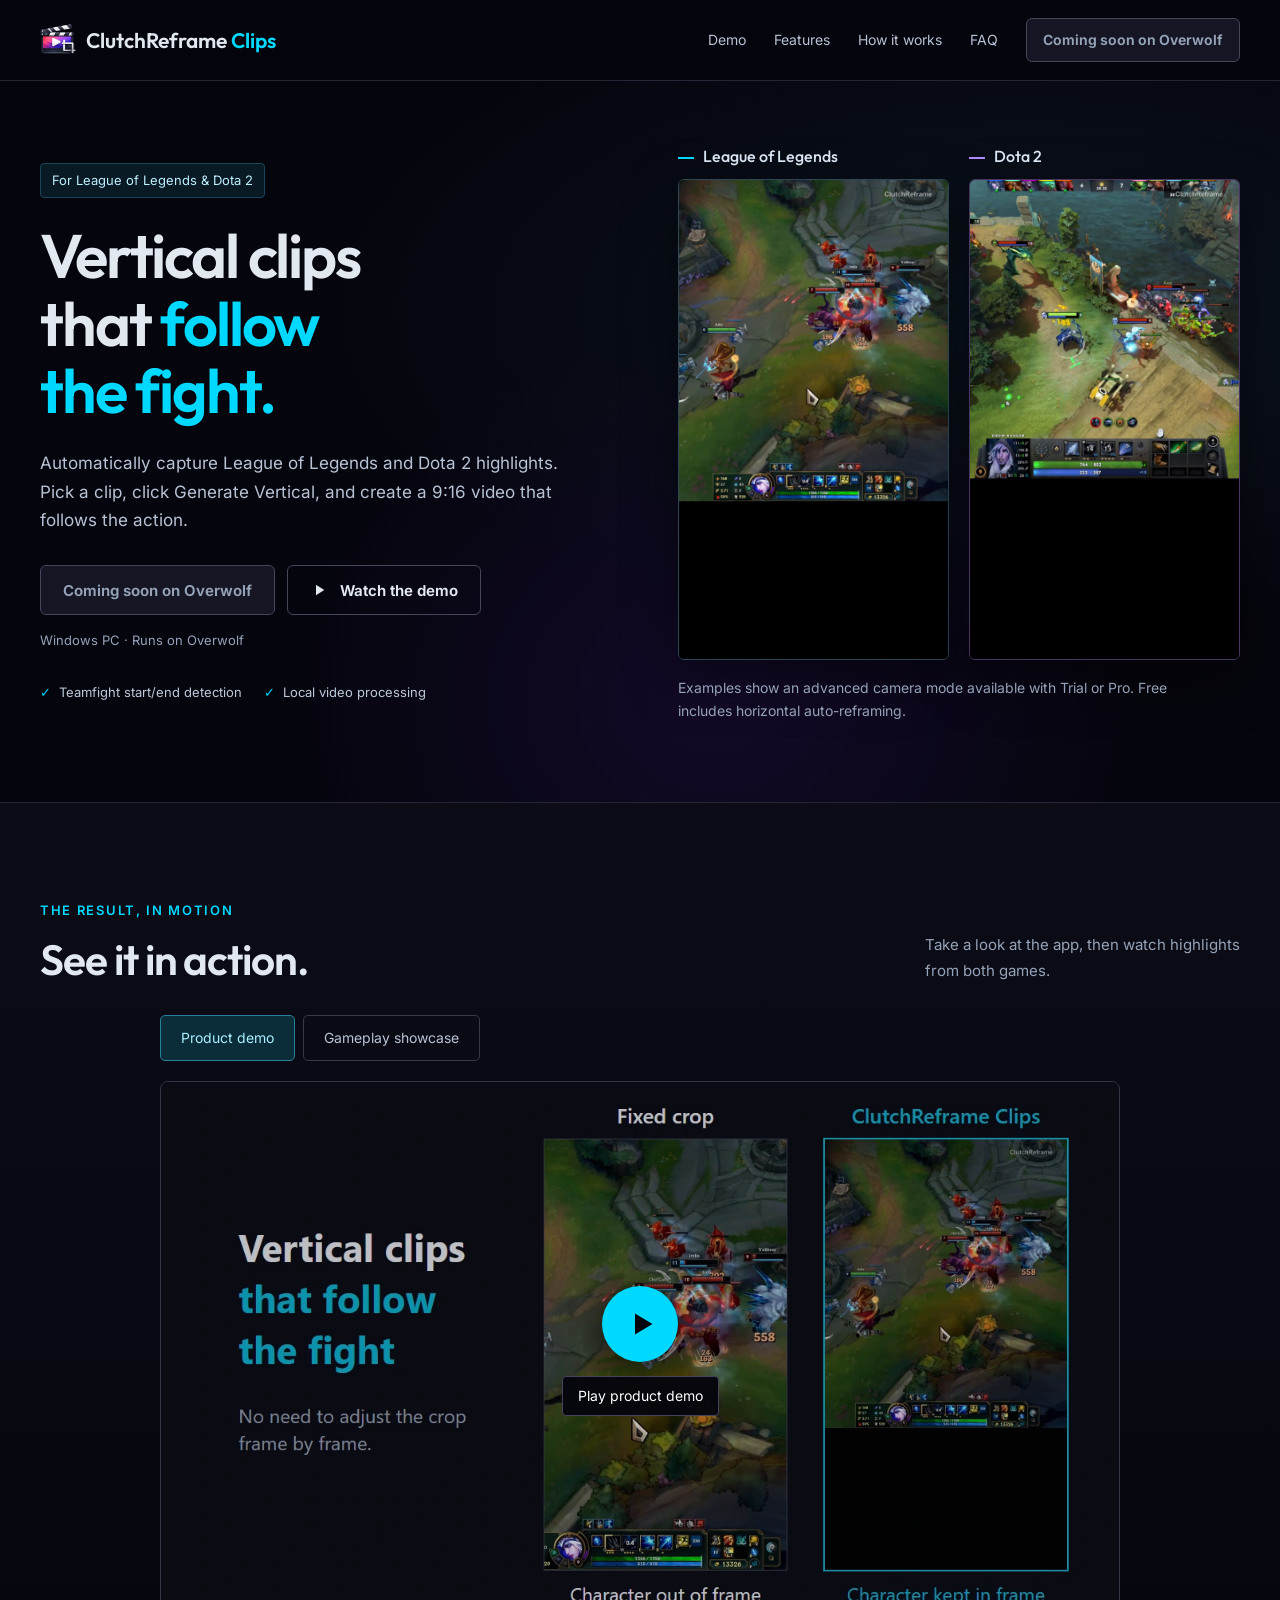
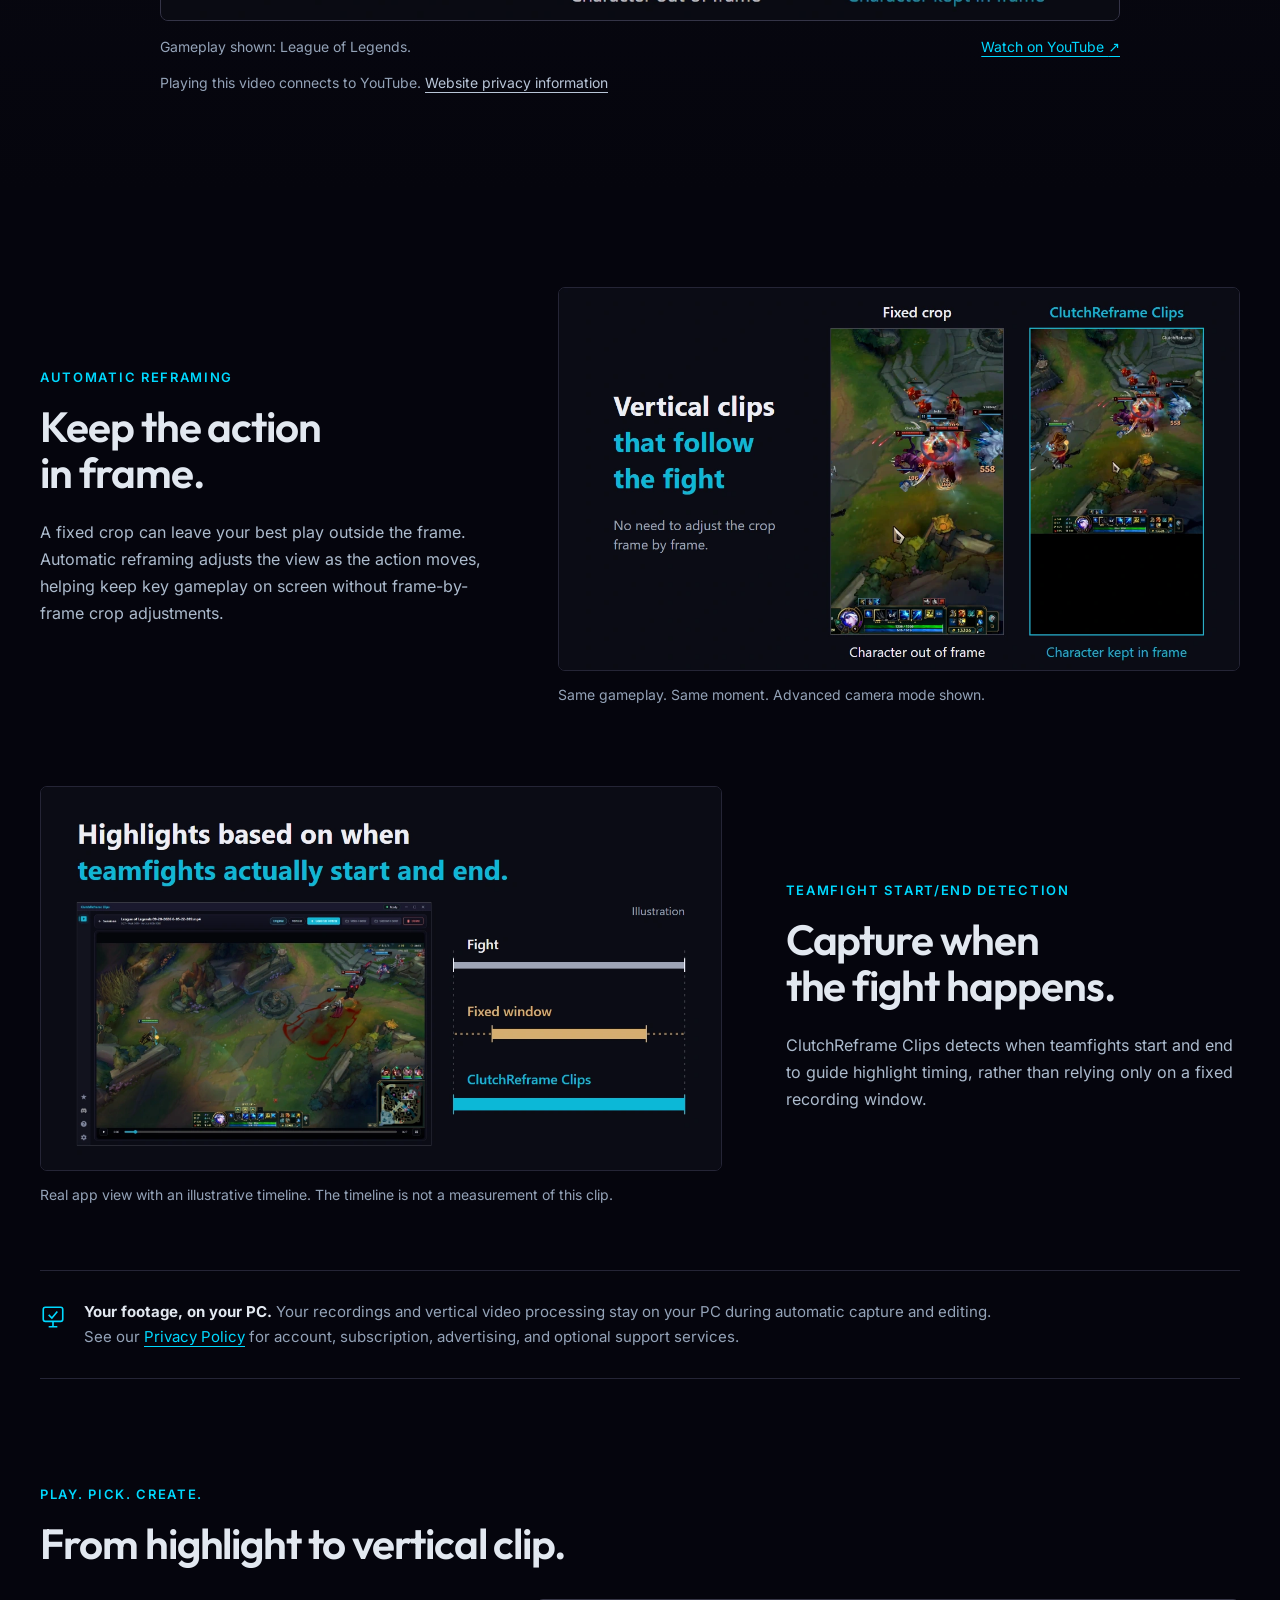
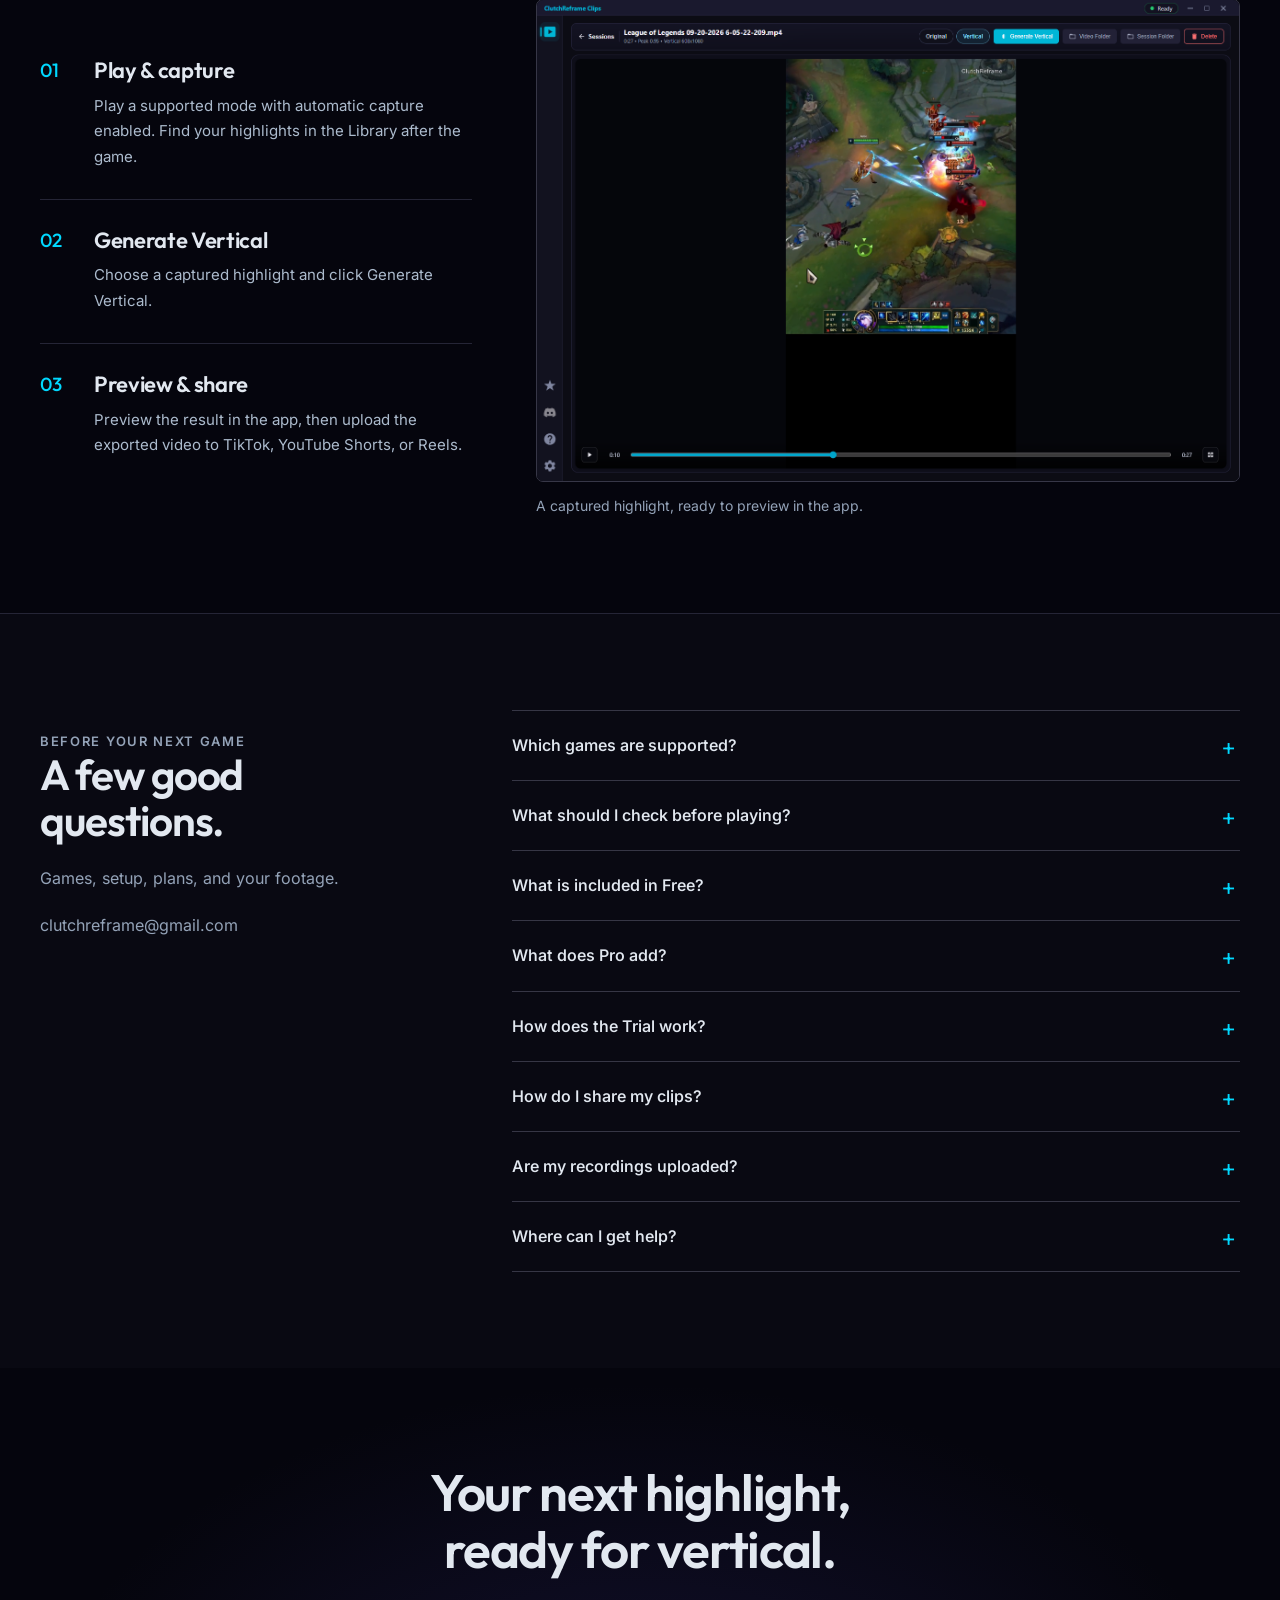
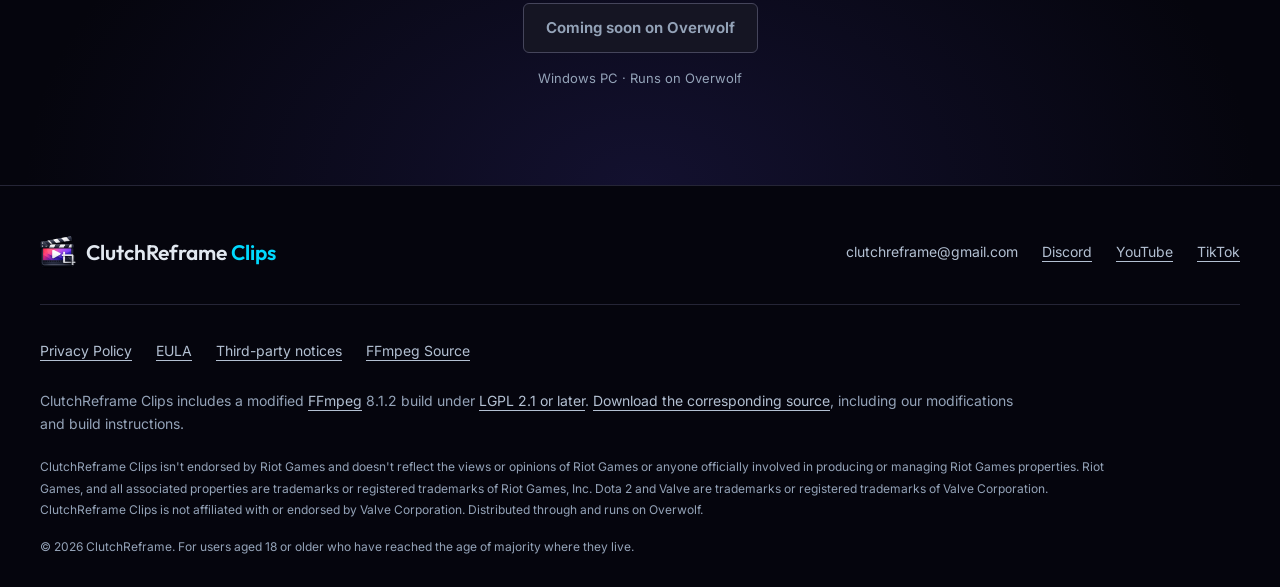
<file: site/index.html>
<!DOCTYPE html>
<html lang="en">
<head>
    <meta charset="utf-8">
    <meta name="viewport" content="width=device-width, initial-scale=1">
    <meta name="description" content="Automatically capture League of Legends and Dota 2 highlights, then generate 9:16 vertical clips with automatic reframing that follows the action.">
    <meta name="theme-color" content="#05050d">
    <meta name="referrer" content="strict-origin-when-cross-origin">
    <title>ClutchReframe Clips | LoL &amp; Dota 2 Vertical Highlights</title>
    <link rel="canonical" href="https://getclips.clutchreframe.com/">
    <link rel="icon" type="image/png" sizes="32x32" href="assets/images/favicon.png">
    <meta property="og:type" content="website">
    <meta property="og:site_name" content="ClutchReframe Clips">
    <meta property="og:title" content="ClutchReframe Clips | LoL &amp; Dota 2 Vertical Highlights">
    <meta property="og:description" content="Automatically capture League of Legends and Dota 2 highlights, then generate 9:16 vertical clips with automatic reframing that follows the action.">
    <meta property="og:url" content="https://getclips.clutchreframe.com/">
    <meta property="og:image" content="https://getclips.clutchreframe.com/og-image.png">
    <meta property="og:image:width" content="1200">
    <meta property="og:image:height" content="630">
    <meta property="og:image:alt" content="ClutchReframe Clips with complete League of Legends and Dota 2 vertical gameplay examples">
    <meta name="twitter:card" content="summary_large_image">
    <meta name="twitter:title" content="ClutchReframe Clips | LoL &amp; Dota 2 Vertical Highlights">
    <meta name="twitter:description" content="Automatically capture League of Legends and Dota 2 highlights, then generate 9:16 vertical clips with automatic reframing that follows the action.">
    <meta name="twitter:image" content="https://getclips.clutchreframe.com/og-image.png">
    <meta name="twitter:image:alt" content="League of Legends and Dota 2 vertical clips made with ClutchReframe Clips">
    <link rel="stylesheet" href="assets/css/site.css">
    <script src="assets/js/site.js" defer></script>
</head>
<body>
    <a class="skip-link" href="#main">Skip to content</a>
    <header class="site-header">
        <div class="container header-inner">
            <a class="brand" href="index.html" aria-label="ClutchReframe Clips home"><img src="assets/images/brand.png" alt="" width="36" height="36"><span>ClutchReframe <span>Clips</span></span></a>
            <button class="menu-toggle" type="button" aria-expanded="false" aria-controls="site-nav" hidden>Menu</button>
            <nav class="site-nav" id="site-nav" aria-label="Main navigation">
                <a href="#demo">Demo</a>
                <a href="#features">Features</a>
                <a href="#how-it-works">How it works</a>
                <a href="#faq">FAQ</a>
                <button class="button button-small" type="button" disabled>Coming soon on Overwolf</button>
            </nav>
        </div>
    </header>
    <main id="main" tabindex="-1">
        <section class="hero" aria-labelledby="hero-title">
            <div class="container hero-grid">
                <div class="hero-copy">
                    <div class="game-tag">For League of Legends &amp; Dota 2</div>
                    <h1 id="hero-title">Vertical clips<br>that <span>follow<br>the fight.</span></h1>
                    <p>Automatically capture League of Legends and Dota 2 highlights. Pick a clip, click Generate Vertical, and create a 9:16 video that follows the action.</p>
                    <div class="hero-actions">
                        <button class="button" type="button" disabled>Coming soon on Overwolf</button>
                        <a class="button button-secondary" href="#demo"><svg viewBox="0 0 24 24" fill="currentColor" aria-hidden="true"><path d="m8 5 11 7-11 7z"/></svg>Watch the demo</a>
                    </div>
                    <div class="platform">Windows PC · Runs on Overwolf</div>
                    <div class="hero-notes"><span>Teamfight start/end detection</span><span>Local video processing</span></div>
                </div>
                <div class="hero-examples">
                    <div class="game-frames">
                        <figure class="game-frame">
                            <figcaption>League of Legends</figcaption>
                            <img src="assets/images/lol-vertical.webp" width="608" height="1080" fetchpriority="high" alt="Complete League of Legends vertical clip frame, with the fight, HUD, ClutchReframe watermark and original black area visible">
                        </figure>
                        <figure class="game-frame">
                            <figcaption>Dota 2</figcaption>
                            <img src="assets/images/dota2-vertical.webp" width="608" height="1080" fetchpriority="high" alt="Complete Dota 2 vertical clip frame, with the fight, HUD, ClutchReframe watermark and original black area visible">
                        </figure>
                    </div>
                    <p class="caption">Examples show an advanced camera mode available with Trial or Pro. Free includes horizontal auto-reframing.</p>
                </div>
            </div>
        </section>

        <section class="section demo-section" id="demo" aria-labelledby="demo-title">
            <div class="container">
                <div class="section-heading demo-heading">
                    <div><p class="eyebrow">The result, in motion</p><h2 id="demo-title">See it in action.</h2></div>
                    <p>Take a look at the app, then watch highlights from both games.</p>
                </div>
                <div class="demo-content">
                    <div class="demo-tabs" aria-label="Choose a demonstration video" hidden>
                        <button id="tab-product" type="button" aria-controls="demo-panel" data-video-id="CRuguS4TPF8" data-poster="assets/images/reframing.webp" data-poster-alt="Fixed crop and ClutchReframe Clips compared at the same moment in League of Legends" data-caption="Gameplay shown: League of Legends.">Product demo</button>
                        <button id="tab-gameplay" type="button" aria-controls="demo-panel" data-video-id="QABGvOI73Tc" data-poster="assets/images/gameplay-poster.webp" data-poster-alt="Complete vertical gameplay examples from League of Legends and Dota 2" data-caption="League of Legends &amp; Dota 2.">Gameplay showcase</button>
                    </div>
                    <div id="demo-panel">
                        <div class="video-stage">
                            <img id="demo-poster" src="assets/images/reframing.webp" width="1200" height="675" loading="lazy" alt="Fixed crop and ClutchReframe Clips compared at the same moment in League of Legends">
                            <button class="video-play" type="button" aria-label="Play Product demo on YouTube" aria-describedby="video-privacy" hidden>
                                <span class="play-icon"><svg viewBox="0 0 24 24" fill="currentColor" aria-hidden="true"><path d="m6 3 15 9-15 9z"/></svg></span>
                                <span class="play-label">Play product demo</span>
                            </button>
                        </div>
                        <div class="demo-meta">
                            <p id="video-caption">Gameplay shown: League of Legends.</p>
                            <a id="watch-link" href="https://www.youtube.com/watch?v=CRuguS4TPF8" target="_blank" rel="noopener">Watch on YouTube <span aria-hidden="true">↗</span><span class="sr-only"> (opens in a new tab)</span></a>
                        </div>
                    </div>
                    <p class="video-privacy" id="video-privacy">Playing this video connects to YouTube. <a href="privacy.html#website-privacy">Website privacy information</a></p>
                    <noscript><p class="video-privacy">Watch the <a href="https://www.youtube.com/watch?v=CRuguS4TPF8">Product demo (League of Legends)</a> or the <a href="https://www.youtube.com/watch?v=QABGvOI73Tc">Gameplay showcase (League of Legends &amp; Dota 2)</a> on YouTube.</p></noscript>
                </div>
            </div>
        </section>

        <section class="section features-section" id="features" aria-label="Clips features">
            <div class="container">
                <div class="feature-row">
                    <div class="feature-copy">
                        <p class="eyebrow">Automatic reframing</p>
                        <h2>Keep the action<br>in frame.</h2>
                        <p>A fixed crop can leave your best play outside the frame. Automatic reframing adjusts the view as the action moves, helping keep key gameplay on screen without frame-by-frame crop adjustments.</p>
                    </div>
                    <figure class="feature-figure">
                        <img src="assets/images/reframing.webp" width="1200" height="675" loading="lazy" alt="Same-moment League of Legends comparison: the fixed crop leaves Ashe out of frame; the generated ClutchReframe clip keeps her visible">
                        <figcaption class="caption">Same gameplay. Same moment. Advanced camera mode shown.</figcaption>
                    </figure>
                </div>
                <div class="feature-row">
                    <div class="feature-copy">
                        <p class="eyebrow">Teamfight start/end detection</p>
                        <h2>Capture when<br>the fight happens.</h2>
                        <p>ClutchReframe Clips detects when teamfights start and end to guide highlight timing, rather than relying only on a fixed recording window.</p>
                    </div>
                    <figure class="feature-figure">
                        <img src="assets/images/teamfight.webp" width="1200" height="675" loading="lazy" alt="ClutchReframe Clips application beside an Illustration comparing a fixed recording window with the beginning and end of a fight">
                        <figcaption class="caption">Real app view with an illustrative timeline. The timeline is not a measurement of this clip.</figcaption>
                    </figure>
                </div>
                <aside class="local-note" aria-label="Local video processing">
                    <svg viewBox="0 0 24 24" fill="none" stroke="currentColor" stroke-width="1.5" aria-hidden="true"><rect x="3" y="3" width="18" height="13" rx="2"/><path d="M8 21h8m-4-5v5m-4-11 3 3 5-6"/></svg>
                    <p><strong>Your footage, on your PC.</strong> Your recordings and vertical video processing stay on your PC during automatic capture and editing. See our <a href="privacy.html">Privacy Policy</a> for account, subscription, advertising, and optional support services.</p>
                </aside>
            </div>
        </section>

        <section class="section workflow-section" id="how-it-works" aria-labelledby="workflow-title">
            <div class="container">
                <div class="section-heading"><p class="eyebrow">Play. Pick. Create.</p><h2 id="workflow-title">From highlight to vertical clip.</h2></div>
                <div class="workflow-grid">
                    <ol class="steps">
                        <li><h3>Play &amp; capture</h3><p>Play a supported mode with automatic capture enabled. Find your highlights in the Library after the game.</p></li>
                        <li><h3>Generate Vertical</h3><p>Choose a captured highlight and click Generate Vertical.</p></li>
                        <li><h3>Preview &amp; share</h3><p>Preview the result in the app, then upload the exported video to TikTok, YouTube Shorts, or Reels.</p></li>
                    </ol>
                    <figure class="workflow-image">
                        <img src="assets/images/app-workflow.webp" width="1527" height="1045" loading="lazy" alt="Complete ClutchReframe Clips app window in Ready state, showing the Generate Vertical button and a vertical clip preview">
                        <figcaption class="caption">A captured highlight, ready to preview in the app.</figcaption>
                    </figure>
                </div>
            </div>
        </section>

        <section class="section faq-section" id="faq" aria-labelledby="faq-title">
            <div class="container faq-grid">
                <div class="faq-intro">
                    <p class="eyebrow">Before your next game</p>
                    <h2 id="faq-title">A few good<br>questions.</h2>
                    <p>Games, setup, plans, and your footage.</p>
                    <p class="email-address">clutchreframe@gmail.com</p>
                </div>
                <div class="faq-list">
                    <details><summary>Which games are supported?</summary><p>League of Legends and Dota 2 on Windows PC through Overwolf. Recording is available in supported game modes. Check each game's settings in the app for the supported and unsupported mode lists.</p></details>
                    <details><summary>What should I check before playing?</summary><p>Your game image must fill the monitor, and the in-game resolution must match your Windows desktop resolution. Windowed, scaled, letterboxed, and non-full-monitor borderless layouts are not supported. Dota 2 also requires Game State Integration; follow the setup guide in the app or the <a href="https://support.overwolf.com/support/solutions/articles/9000212745-how-to-enable-game-state-integration-for-dota-2">Overwolf GSI guide</a>.</p></details>
                    <details><summary>What is included in Free?</summary><p>Free includes automatic highlight capture and horizontal auto-reframing. Generate one vertical video at a time with the ClutchReframe watermark. Basic clip combining is included. Sponsored ads may appear in the app.</p></details>
                    <details><summary>What does Pro add?</summary><p>Pro adds more camera modes, including vertical movement and automatic zoom, batch generation, advanced transitions, an ad-free app experience, and the option to remove the watermark. See the current offer and billing terms in the app before purchasing.</p></details>
                    <details><summary>How does the Trial work?</summary><p>Eligible users can claim one 15-day Trial per verified Overwolf account. It starts when claimed, requires no payment details, and does not renew or charge you when it ends. Trial unlocks the Pro toolkit, but exported videos keep the ClutchReframe watermark.</p></details>
                    <details><summary>How do I share my clips?</summary><p>Generate and preview your vertical video, then upload the exported file to your preferred platform. Clips does not publish to social accounts for you.</p></details>
                    <details><summary>Are my recordings uploaded?</summary><p>Automatic capture and editing keep recordings and related game-event and editing data on your PC. Account, subscription, Trial, and advertising services have separate data practices. Support files are shared only if you choose to send them. See the <a href="privacy.html">Privacy Policy</a> for details.</p></details>
                    <details><summary>Where can I get help?</summary><p>Email <span class="email-address">clutchreframe@gmail.com</span> or join our <a href="https://discord.gg/cDSdQzXx8B">Discord community</a>. If needed, use Export Diagnostics in the app and choose whether to send the exported file with your support request.</p></details>
                </div>
            </div>
        </section>

        <section class="section closing" aria-labelledby="closing-title">
            <div class="container">
                <h2 id="closing-title">Your next highlight,<br>ready for vertical.</h2>
                <button class="button" type="button" disabled>Coming soon on Overwolf</button>
                <p class="platform">Windows PC · Runs on Overwolf</p>
            </div>
        </section>
    </main>
    <footer class="site-footer">
        <div class="container">
            <div class="footer-top">
                <a class="brand" href="index.html" aria-label="ClutchReframe Clips home"><img src="assets/images/brand.png" alt="" width="36" height="36"><span>ClutchReframe <span>Clips</span></span></a>
                <nav class="social-links" aria-label="Contact and community">
                    <span class="email-address">clutchreframe@gmail.com</span>
                    <a href="https://discord.gg/cDSdQzXx8B">Discord</a>
                    <a href="https://www.youtube.com/@ClutchReframe">YouTube</a>
                    <a href="https://www.tiktok.com/@clutchreframe">TikTok</a>
                </nav>
            </div>
            <div class="footer-bottom">
                <nav class="legal-links" aria-label="Legal and source code">
                    <a href="privacy.html">Privacy Policy</a>
                    <a href="terms.html">EULA</a>
                    <a href="third-party-notices.html">Third-party notices</a>
                    <a href="https://github.com/ClutchReframe/clutchreframe-clips-ffmpeg-sources/releases/download/ffmpeg-8.1.2-r1/clutchreframe-clips-ffmpeg-8.1.2-r1-source.tar.xz">FFmpeg Source</a>
                </nav>
                <p class="ffmpeg-notice">ClutchReframe Clips includes a modified <a href="https://ffmpeg.org/">FFmpeg</a> 8.1.2 build under <a href="licenses/ffmpeg-lgpl-2.1.txt">LGPL 2.1 or later</a>. <a href="https://github.com/ClutchReframe/clutchreframe-clips-ffmpeg-sources/releases/download/ffmpeg-8.1.2-r1/clutchreframe-clips-ffmpeg-8.1.2-r1-source.tar.xz">Download the corresponding source</a>, including our modifications and build instructions.</p>
                <p class="trademarks">ClutchReframe Clips isn't endorsed by Riot Games and doesn't reflect the views or opinions of Riot Games or anyone officially involved in producing or managing Riot Games properties. Riot Games, and all associated properties are trademarks or registered trademarks of Riot Games, Inc. Dota 2 and Valve are trademarks or registered trademarks of Valve Corporation. ClutchReframe Clips is not affiliated with or endorsed by Valve Corporation. Distributed through and runs on Overwolf.</p>
                <p class="copyright">© 2026 ClutchReframe. For users aged 18 or older who have reached the age of majority where they live.</p>
            </div>
        </div>
    </footer>
</body>
</html>
</file>
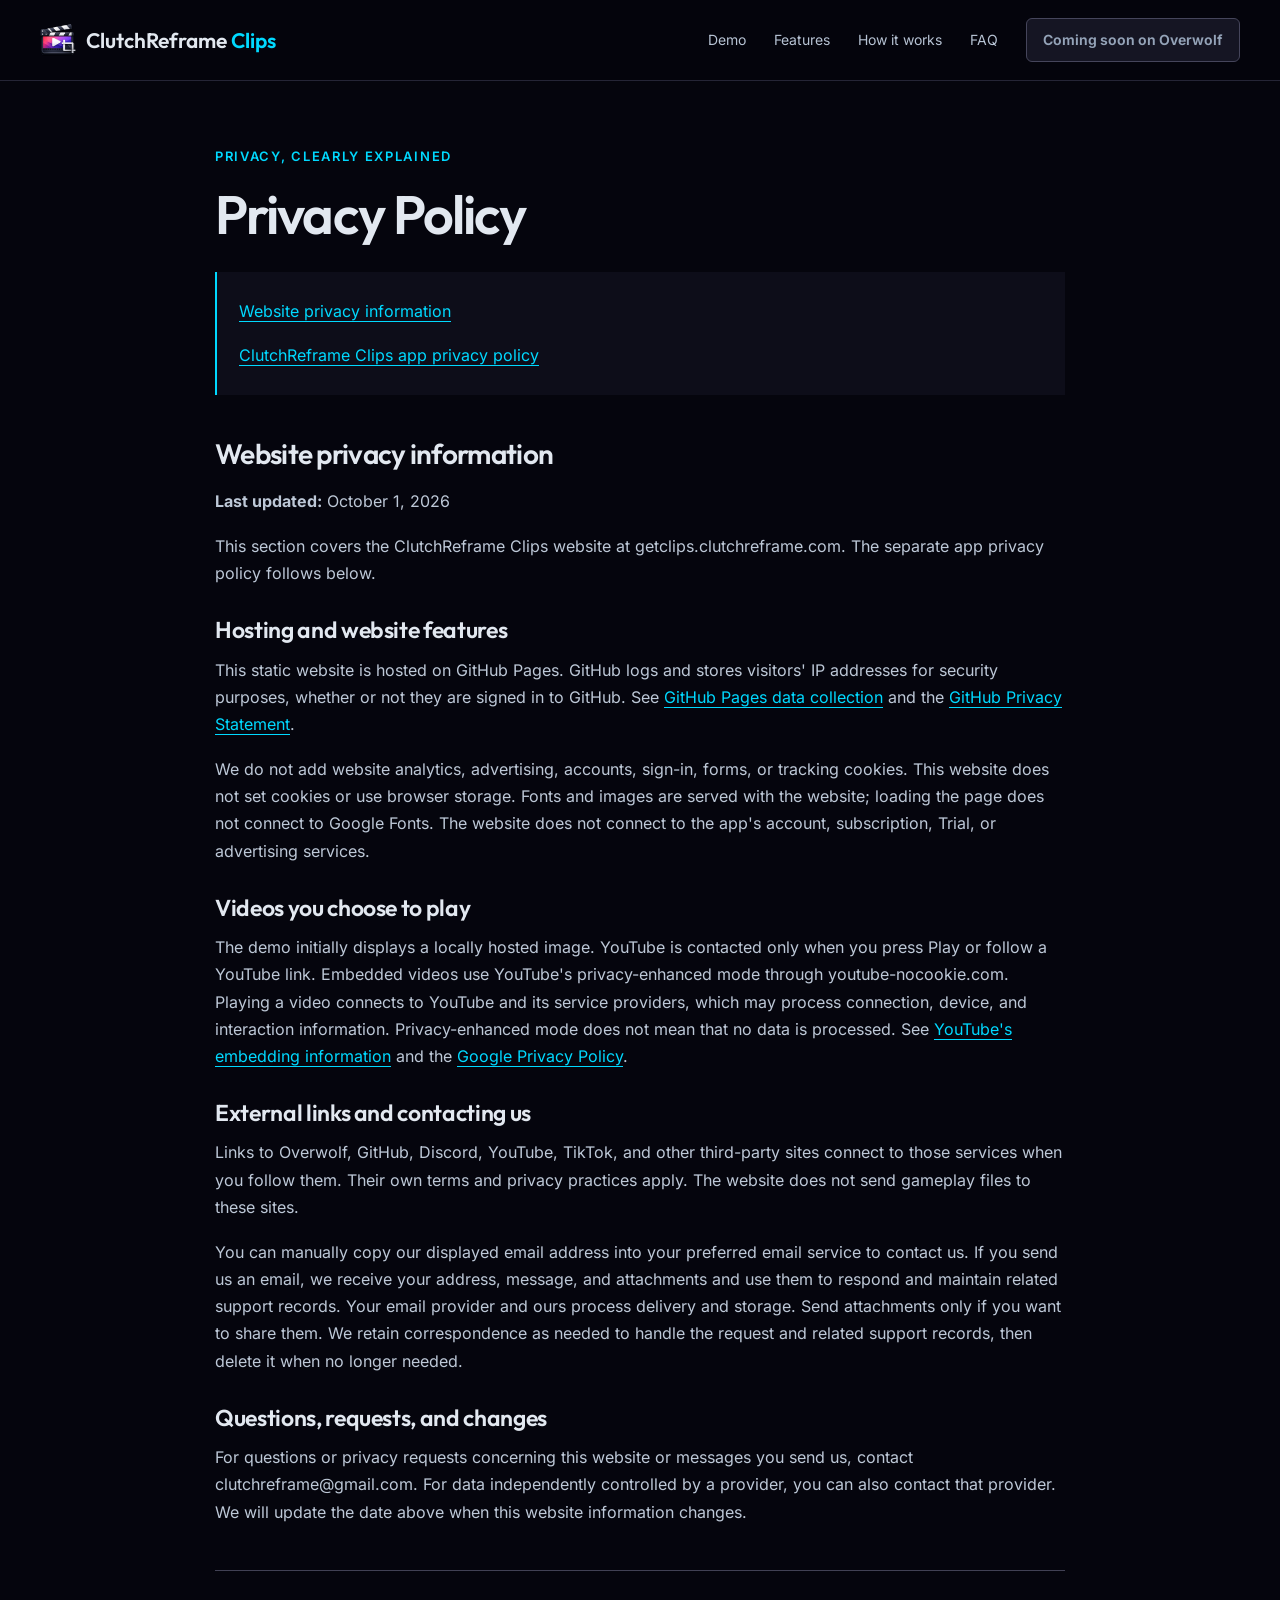
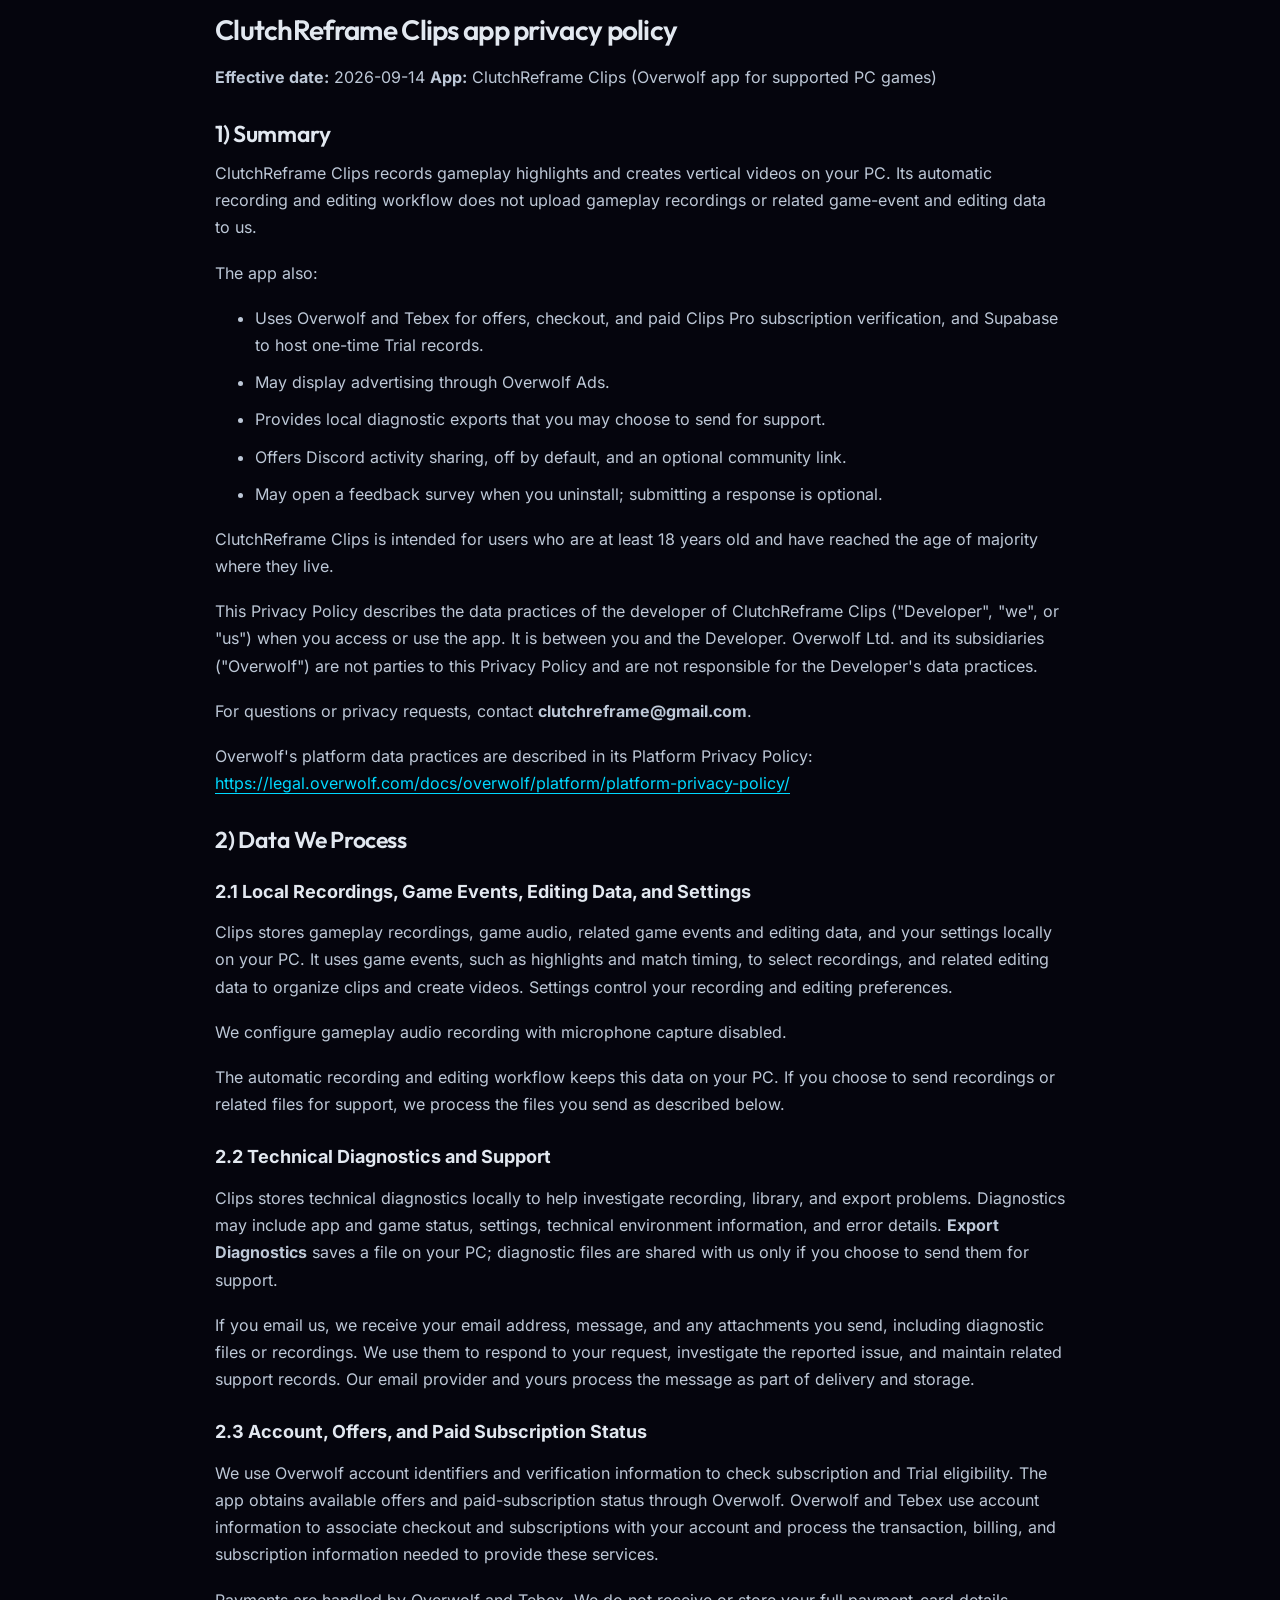
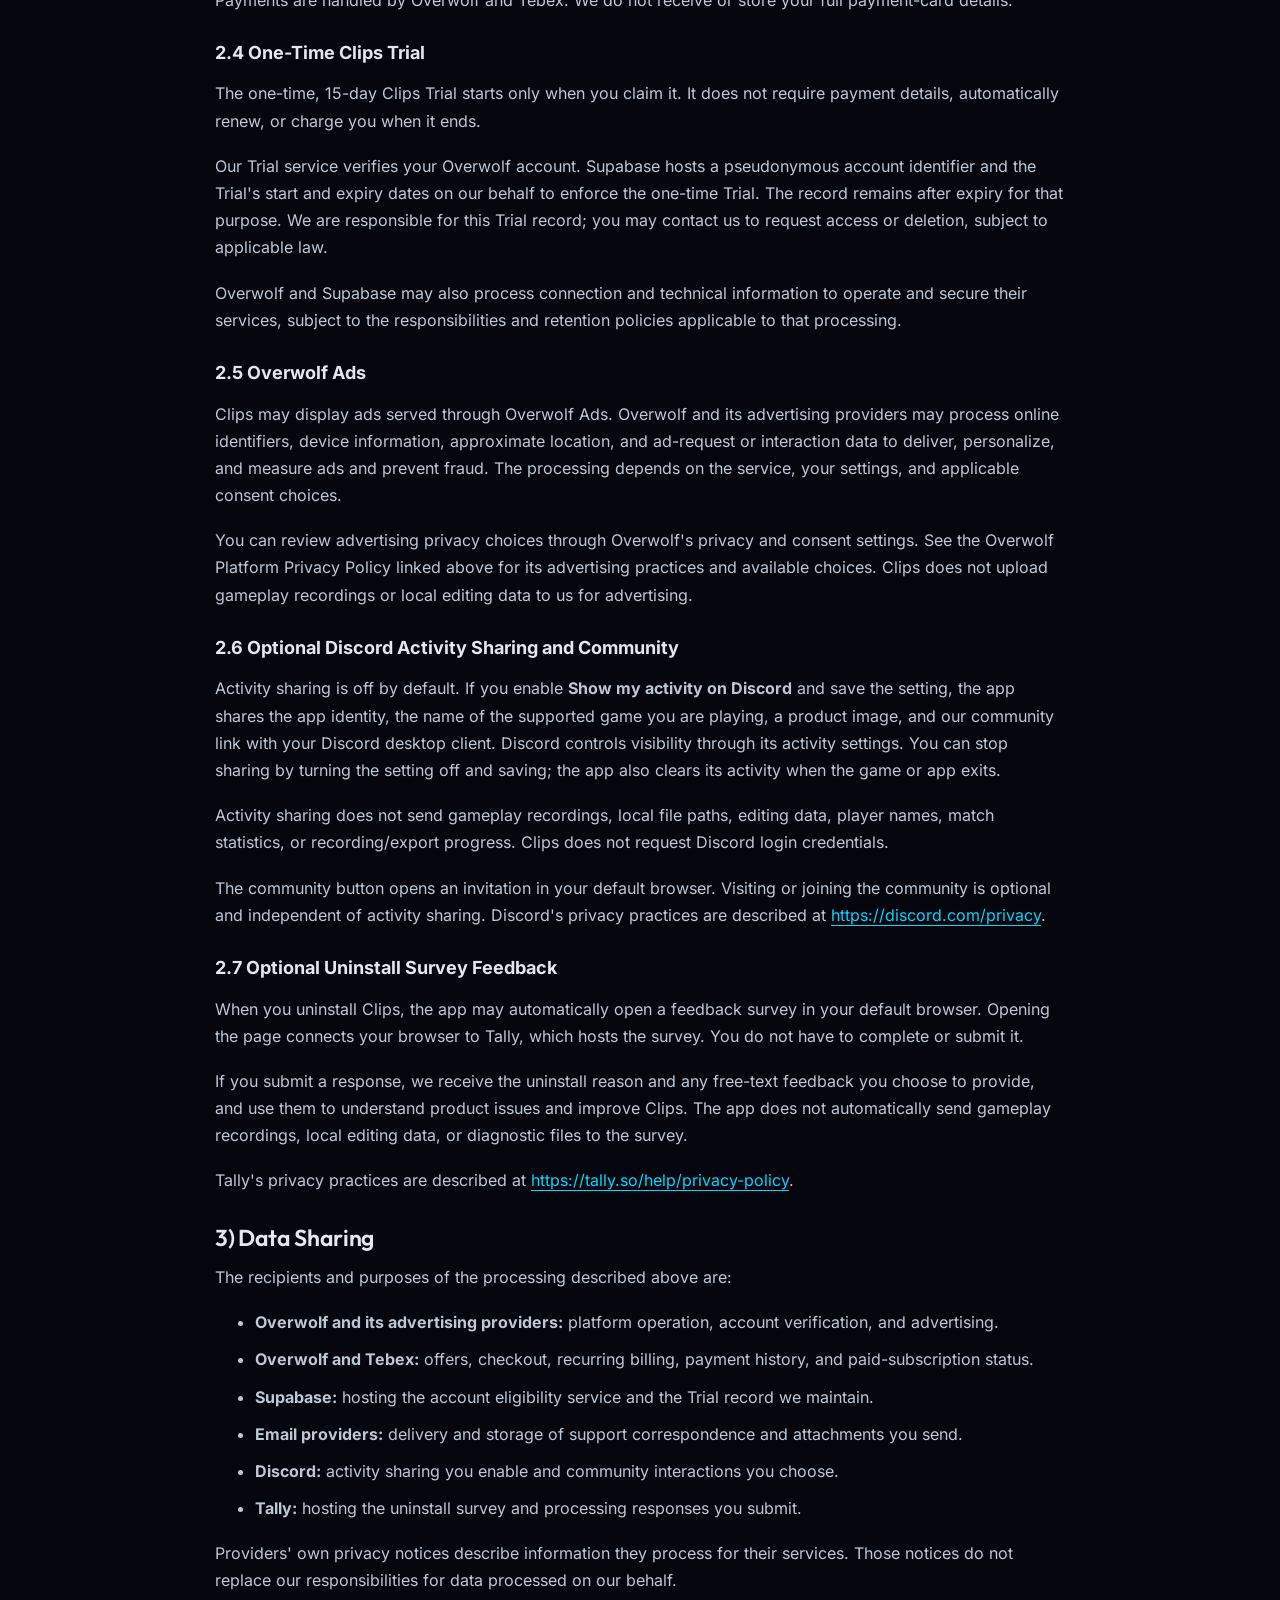
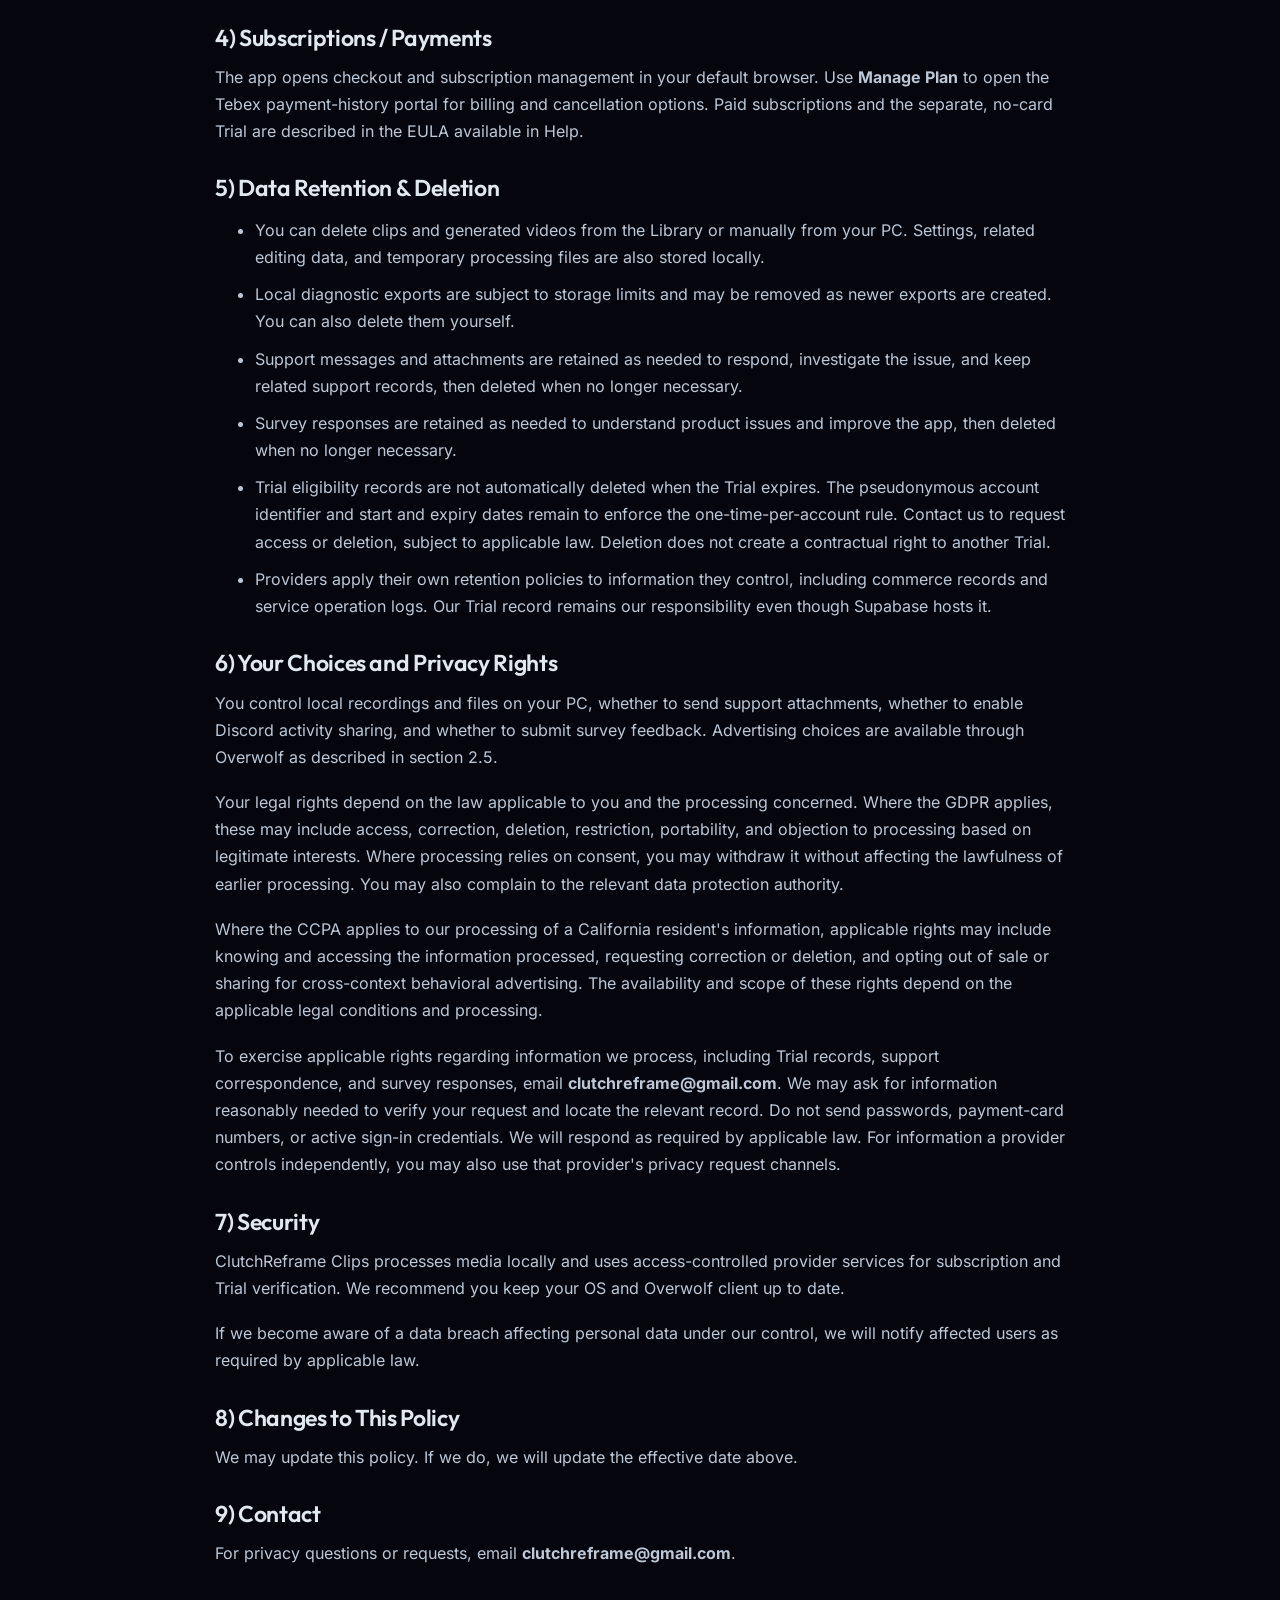
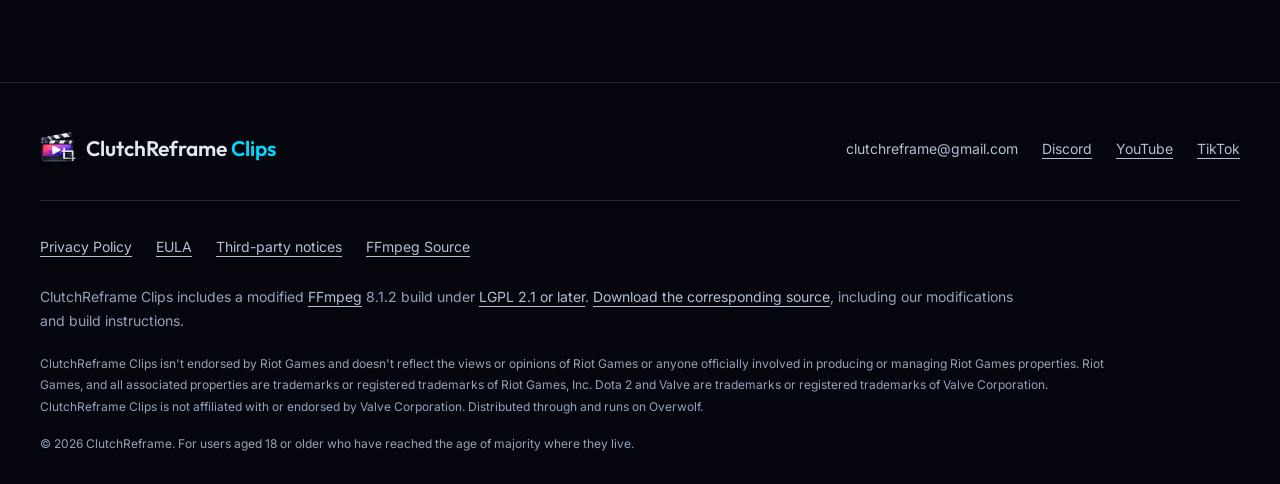
<file: site/privacy.html>
<!DOCTYPE html>
<html lang="en">
<head>
    <meta charset="utf-8">
    <meta name="viewport" content="width=device-width, initial-scale=1">
    <meta name="description" content="Privacy information for the ClutchReframe Clips website and the complete ClutchReframe Clips app privacy policy.">
    <meta name="theme-color" content="#05050d">
    <meta name="referrer" content="strict-origin-when-cross-origin">
    <title>Privacy Policy | ClutchReframe Clips</title>
    <link rel="canonical" href="https://getclips.clutchreframe.com/privacy.html">
    <link rel="icon" type="image/png" sizes="32x32" href="assets/images/favicon.png">
    <meta property="og:type" content="website">
    <meta property="og:site_name" content="ClutchReframe Clips">
    <meta property="og:title" content="Privacy Policy | ClutchReframe Clips">
    <meta property="og:description" content="Privacy information for the ClutchReframe Clips website and the complete ClutchReframe Clips app privacy policy.">
    <meta property="og:url" content="https://getclips.clutchreframe.com/privacy.html">
    <meta property="og:image" content="https://getclips.clutchreframe.com/og-image.png">
    <meta property="og:image:width" content="1200">
    <meta property="og:image:height" content="630">
    <meta property="og:image:alt" content="ClutchReframe Clips with complete League of Legends and Dota 2 vertical gameplay examples">
    <meta name="twitter:card" content="summary_large_image">
    <meta name="twitter:title" content="Privacy Policy | ClutchReframe Clips">
    <meta name="twitter:description" content="Privacy information for the ClutchReframe Clips website and the complete ClutchReframe Clips app privacy policy.">
    <meta name="twitter:image" content="https://getclips.clutchreframe.com/og-image.png">
    <meta name="twitter:image:alt" content="League of Legends and Dota 2 vertical clips made with ClutchReframe Clips">
    <link rel="stylesheet" href="assets/css/site.css">
    <script src="assets/js/site.js" defer></script>
</head>
<body>
    <a class="skip-link" href="#main">Skip to content</a>
    <header class="site-header">
        <div class="container header-inner">
            <a class="brand" href="index.html" aria-label="ClutchReframe Clips home"><img src="assets/images/brand.png" alt="" width="36" height="36"><span>ClutchReframe <span>Clips</span></span></a>
            <button class="menu-toggle" type="button" aria-expanded="false" aria-controls="site-nav" hidden>Menu</button>
            <nav class="site-nav" id="site-nav" aria-label="Main navigation">
                <a href="index.html#demo">Demo</a>
                <a href="index.html#features">Features</a>
                <a href="index.html#how-it-works">How it works</a>
                <a href="index.html#faq">FAQ</a>
                <button class="button button-small" type="button" disabled>Coming soon on Overwolf</button>
            </nav>
        </div>
    </header>
    <main class="container legal-main" id="main" tabindex="-1">
        <p class="eyebrow">Privacy, clearly explained</p>
        <h1>Privacy Policy</h1>
        <nav class="legal-jump" aria-label="Privacy sections"><a href="#website-privacy">Website privacy information</a><br><a href="#app-privacy">ClutchReframe Clips app privacy policy</a></nav>
        <section id="website-privacy" aria-labelledby="website-privacy-title">
            <h2 id="website-privacy-title">Website privacy information</h2>
            <p><strong>Last updated:</strong> October 1, 2026</p>
            <p>This section covers the ClutchReframe Clips website at getclips.clutchreframe.com. The separate app privacy policy follows below.</p>
            <h3>Hosting and website features</h3>
            <p>This static website is hosted on GitHub Pages. GitHub logs and stores visitors' IP addresses for security purposes, whether or not they are signed in to GitHub. See <a href="https://docs.github.com/en/pages/getting-started-with-github-pages/what-is-github-pages#data-collection">GitHub Pages data collection</a> and the <a href="https://docs.github.com/en/site-policy/privacy-policies/github-general-privacy-statement">GitHub Privacy Statement</a>.</p>
            <p>We do not add website analytics, advertising, accounts, sign-in, forms, or tracking cookies. This website does not set cookies or use browser storage. Fonts and images are served with the website; loading the page does not connect to Google Fonts. The website does not connect to the app's account, subscription, Trial, or advertising services.</p>
            <h3>Videos you choose to play</h3>
            <p>The demo initially displays a locally hosted image. YouTube is contacted only when you press Play or follow a YouTube link. Embedded videos use YouTube's privacy-enhanced mode through youtube-nocookie.com. Playing a video connects to YouTube and its service providers, which may process connection, device, and interaction information. Privacy-enhanced mode does not mean that no data is processed. See <a href="https://support.google.com/youtube/answer/171780?hl=en">YouTube's embedding information</a> and the <a href="https://policies.google.com/privacy">Google Privacy Policy</a>.</p>
            <h3>External links and contacting us</h3>
            <p>Links to Overwolf, GitHub, Discord, YouTube, TikTok, and other third-party sites connect to those services when you follow them. Their own terms and privacy practices apply. The website does not send gameplay files to these sites.</p>
            <p>You can manually copy our displayed email address into your preferred email service to contact us. If you send us an email, we receive your address, message, and attachments and use them to respond and maintain related support records. Your email provider and ours process delivery and storage. Send attachments only if you want to share them. We retain correspondence as needed to handle the request and related support records, then delete it when no longer needed.</p>
            <h3>Questions, requests, and changes</h3>
            <p>For questions or privacy requests concerning this website or messages you send us, contact <span class="email-address">clutchreframe@gmail.com</span>. For data independently controlled by a provider, you can also contact that provider. We will update the date above when this website information changes.</p>
        </section>
        <section class="app-policy" id="app-privacy" aria-labelledby="app-privacy-title">
            <h2 id="app-privacy-title">ClutchReframe Clips app privacy policy</h2>
<p><strong>Effective date:</strong> 2026-09-14
<strong>App:</strong> ClutchReframe Clips (Overwolf app for supported PC games)</p>
<h3>1) Summary</h3>
<p>ClutchReframe Clips records gameplay highlights and creates vertical videos on your PC. Its automatic recording and editing workflow does not upload gameplay recordings or related game-event and editing data to us.</p>
<p>The app also:</p>
<ul>
<li>Uses Overwolf and Tebex for offers, checkout, and paid Clips Pro subscription verification, and Supabase to host one-time Trial records.</li>
<li>May display advertising through Overwolf Ads.</li>
<li>Provides local diagnostic exports that you may choose to send for support.</li>
<li>Offers Discord activity sharing, off by default, and an optional community link.</li>
<li>May open a feedback survey when you uninstall; submitting a response is optional.</li>
</ul>
<p>ClutchReframe Clips is intended for users who are at least 18 years old and have reached the age of majority where they live.</p>
<p>This Privacy Policy describes the data practices of the developer of ClutchReframe Clips (&quot;Developer&quot;, &quot;we&quot;, or &quot;us&quot;) when you access or use the app. It is between you and the Developer. Overwolf Ltd. and its subsidiaries (&quot;Overwolf&quot;) are not parties to this Privacy Policy and are not responsible for the Developer's data practices.</p>
<p>For questions or privacy requests, contact <strong>clutchreframe@gmail.com</strong>.</p>
<p>Overwolf's platform data practices are described in its Platform Privacy Policy: <a href="https://legal.overwolf.com/docs/overwolf/platform/platform-privacy-policy/">https://legal.overwolf.com/docs/overwolf/platform/platform-privacy-policy/</a></p>
<h3>2) Data We Process</h3>
<h4>2.1 Local Recordings, Game Events, Editing Data, and Settings</h4>
<p>Clips stores gameplay recordings, game audio, related game events and editing data, and your settings locally on your PC. It uses game events, such as highlights and match timing, to select recordings, and related editing data to organize clips and create videos. Settings control your recording and editing preferences.</p>
<p>We configure gameplay audio recording with microphone capture disabled.</p>
<p>The automatic recording and editing workflow keeps this data on your PC. If you choose to send recordings or related files for support, we process the files you send as described below.</p>
<h4>2.2 Technical Diagnostics and Support</h4>
<p>Clips stores technical diagnostics locally to help investigate recording, library, and export problems. Diagnostics may include app and game status, settings, technical environment information, and error details. <strong>Export Diagnostics</strong> saves a file on your PC; diagnostic files are shared with us only if you choose to send them for support.</p>
<p>If you email us, we receive your email address, message, and any attachments you send, including diagnostic files or recordings. We use them to respond to your request, investigate the reported issue, and maintain related support records. Our email provider and yours process the message as part of delivery and storage.</p>
<h4>2.3 Account, Offers, and Paid Subscription Status</h4>
<p>We use Overwolf account identifiers and verification information to check subscription and Trial eligibility. The app obtains available offers and paid-subscription status through Overwolf. Overwolf and Tebex use account information to associate checkout and subscriptions with your account and process the transaction, billing, and subscription information needed to provide these services.</p>
<p>Payments are handled by Overwolf and Tebex. We do not receive or store your full payment-card details.</p>
<h4>2.4 One-Time Clips Trial</h4>
<p>The one-time, 15-day Clips Trial starts only when you claim it. It does not require payment details, automatically renew, or charge you when it ends.</p>
<p>Our Trial service verifies your Overwolf account. Supabase hosts a pseudonymous account identifier and the Trial's start and expiry dates on our behalf to enforce the one-time Trial. The record remains after expiry for that purpose. We are responsible for this Trial record; you may contact us to request access or deletion, subject to applicable law.</p>
<p>Overwolf and Supabase may also process connection and technical information to operate and secure their services, subject to the responsibilities and retention policies applicable to that processing.</p>
<h4>2.5 Overwolf Ads</h4>
<p>Clips may display ads served through Overwolf Ads. Overwolf and its advertising providers may process online identifiers, device information, approximate location, and ad-request or interaction data to deliver, personalize, and measure ads and prevent fraud. The processing depends on the service, your settings, and applicable consent choices.</p>
<p>You can review advertising privacy choices through Overwolf's privacy and consent settings. See the Overwolf Platform Privacy Policy linked above for its advertising practices and available choices. Clips does not upload gameplay recordings or local editing data to us for advertising.</p>
<h4>2.6 Optional Discord Activity Sharing and Community</h4>
<p>Activity sharing is off by default. If you enable <strong>Show my activity on Discord</strong> and save the setting, the app shares the app identity, the name of the supported game you are playing, a product image, and our community link with your Discord desktop client. Discord controls visibility through its activity settings. You can stop sharing by turning the setting off and saving; the app also clears its activity when the game or app exits.</p>
<p>Activity sharing does not send gameplay recordings, local file paths, editing data, player names, match statistics, or recording/export progress. Clips does not request Discord login credentials.</p>
<p>The community button opens an invitation in your default browser. Visiting or joining the community is optional and independent of activity sharing. Discord's privacy practices are described at <a href="https://discord.com/privacy">https://discord.com/privacy</a>.</p>
<h4>2.7 Optional Uninstall Survey Feedback</h4>
<p>When you uninstall Clips, the app may automatically open a feedback survey in your default browser. Opening the page connects your browser to Tally, which hosts the survey. You do not have to complete or submit it.</p>
<p>If you submit a response, we receive the uninstall reason and any free-text feedback you choose to provide, and use them to understand product issues and improve Clips. The app does not automatically send gameplay recordings, local editing data, or diagnostic files to the survey.</p>
<p>Tally's privacy practices are described at <a href="https://tally.so/help/privacy-policy">https://tally.so/help/privacy-policy</a>.</p>
<h3>3) Data Sharing</h3>
<p>The recipients and purposes of the processing described above are:</p>
<ul>
<li><strong>Overwolf and its advertising providers:</strong> platform operation, account verification, and advertising.</li>
<li><strong>Overwolf and Tebex:</strong> offers, checkout, recurring billing, payment history, and paid-subscription status.</li>
<li><strong>Supabase:</strong> hosting the account eligibility service and the Trial record we maintain.</li>
<li><strong>Email providers:</strong> delivery and storage of support correspondence and attachments you send.</li>
<li><strong>Discord:</strong> activity sharing you enable and community interactions you choose.</li>
<li><strong>Tally:</strong> hosting the uninstall survey and processing responses you submit.</li>
</ul>
<p>Providers' own privacy notices describe information they process for their services. Those notices do not replace our responsibilities for data processed on our behalf.</p>
<h3>4) Subscriptions / Payments</h3>
<p>The app opens checkout and subscription management in your default browser. Use <strong>Manage Plan</strong> to open the Tebex payment-history portal for billing and cancellation options. Paid subscriptions and the separate, no-card Trial are described in the EULA available in Help.</p>
<h3>5) Data Retention &amp; Deletion</h3>
<ul>
<li>You can delete clips and generated videos from the Library or manually from your PC. Settings, related editing data, and temporary processing files are also stored locally.</li>
<li>Local diagnostic exports are subject to storage limits and may be removed as newer exports are created. You can also delete them yourself.</li>
<li>Support messages and attachments are retained as needed to respond, investigate the issue, and keep related support records, then deleted when no longer necessary.</li>
<li>Survey responses are retained as needed to understand product issues and improve the app, then deleted when no longer necessary.</li>
<li>Trial eligibility records are not automatically deleted when the Trial expires. The pseudonymous account identifier and start and expiry dates remain to enforce the one-time-per-account rule. Contact us to request access or deletion, subject to applicable law. Deletion does not create a contractual right to another Trial.</li>
<li>Providers apply their own retention policies to information they control, including commerce records and service operation logs. Our Trial record remains our responsibility even though Supabase hosts it.</li>
</ul>
<h3>6) Your Choices and Privacy Rights</h3>
<p>You control local recordings and files on your PC, whether to send support attachments, whether to enable Discord activity sharing, and whether to submit survey feedback. Advertising choices are available through Overwolf as described in section 2.5.</p>
<p>Your legal rights depend on the law applicable to you and the processing concerned. Where the GDPR applies, these may include access, correction, deletion, restriction, portability, and objection to processing based on legitimate interests. Where processing relies on consent, you may withdraw it without affecting the lawfulness of earlier processing. You may also complain to the relevant data protection authority.</p>
<p>Where the CCPA applies to our processing of a California resident's information, applicable rights may include knowing and accessing the information processed, requesting correction or deletion, and opting out of sale or sharing for cross-context behavioral advertising. The availability and scope of these rights depend on the applicable legal conditions and processing.</p>
<p>To exercise applicable rights regarding information we process, including Trial records, support correspondence, and survey responses, email <strong>clutchreframe@gmail.com</strong>. We may ask for information reasonably needed to verify your request and locate the relevant record. Do not send passwords, payment-card numbers, or active sign-in credentials. We will respond as required by applicable law. For information a provider controls independently, you may also use that provider's privacy request channels.</p>
<h3>7) Security</h3>
<p>ClutchReframe Clips processes media locally and uses access-controlled provider services for subscription and Trial verification. We recommend you keep your OS and Overwolf client up to date.</p>
<p>If we become aware of a data breach affecting personal data under our control, we will notify affected users as required by applicable law.</p>
<h3>8) Changes to This Policy</h3>
<p>We may update this policy. If we do, we will update the effective date above.</p>
<h3>9) Contact</h3>
<p>For privacy questions or requests, email <strong>clutchreframe@gmail.com</strong>.</p>
        </section>
    </main>
    <footer class="site-footer">
        <div class="container">
            <div class="footer-top">
                <a class="brand" href="index.html" aria-label="ClutchReframe Clips home"><img src="assets/images/brand.png" alt="" width="36" height="36"><span>ClutchReframe <span>Clips</span></span></a>
                <nav class="social-links" aria-label="Contact and community">
                    <span class="email-address">clutchreframe@gmail.com</span>
                    <a href="https://discord.gg/cDSdQzXx8B">Discord</a>
                    <a href="https://www.youtube.com/@ClutchReframe">YouTube</a>
                    <a href="https://www.tiktok.com/@clutchreframe">TikTok</a>
                </nav>
            </div>
            <div class="footer-bottom">
                <nav class="legal-links" aria-label="Legal and source code">
                    <a href="privacy.html">Privacy Policy</a>
                    <a href="terms.html">EULA</a>
                    <a href="third-party-notices.html">Third-party notices</a>
                    <a href="https://github.com/ClutchReframe/clutchreframe-clips-ffmpeg-sources/releases/download/ffmpeg-8.1.2-r1/clutchreframe-clips-ffmpeg-8.1.2-r1-source.tar.xz">FFmpeg Source</a>
                </nav>
                <p class="ffmpeg-notice">ClutchReframe Clips includes a modified <a href="https://ffmpeg.org/">FFmpeg</a> 8.1.2 build under <a href="licenses/ffmpeg-lgpl-2.1.txt">LGPL 2.1 or later</a>. <a href="https://github.com/ClutchReframe/clutchreframe-clips-ffmpeg-sources/releases/download/ffmpeg-8.1.2-r1/clutchreframe-clips-ffmpeg-8.1.2-r1-source.tar.xz">Download the corresponding source</a>, including our modifications and build instructions.</p>
                <p class="trademarks">ClutchReframe Clips isn't endorsed by Riot Games and doesn't reflect the views or opinions of Riot Games or anyone officially involved in producing or managing Riot Games properties. Riot Games, and all associated properties are trademarks or registered trademarks of Riot Games, Inc. Dota 2 and Valve are trademarks or registered trademarks of Valve Corporation. ClutchReframe Clips is not affiliated with or endorsed by Valve Corporation. Distributed through and runs on Overwolf.</p>
                <p class="copyright">© 2026 ClutchReframe. For users aged 18 or older who have reached the age of majority where they live.</p>
            </div>
        </div>
    </footer>
</body>
</html>
</file>
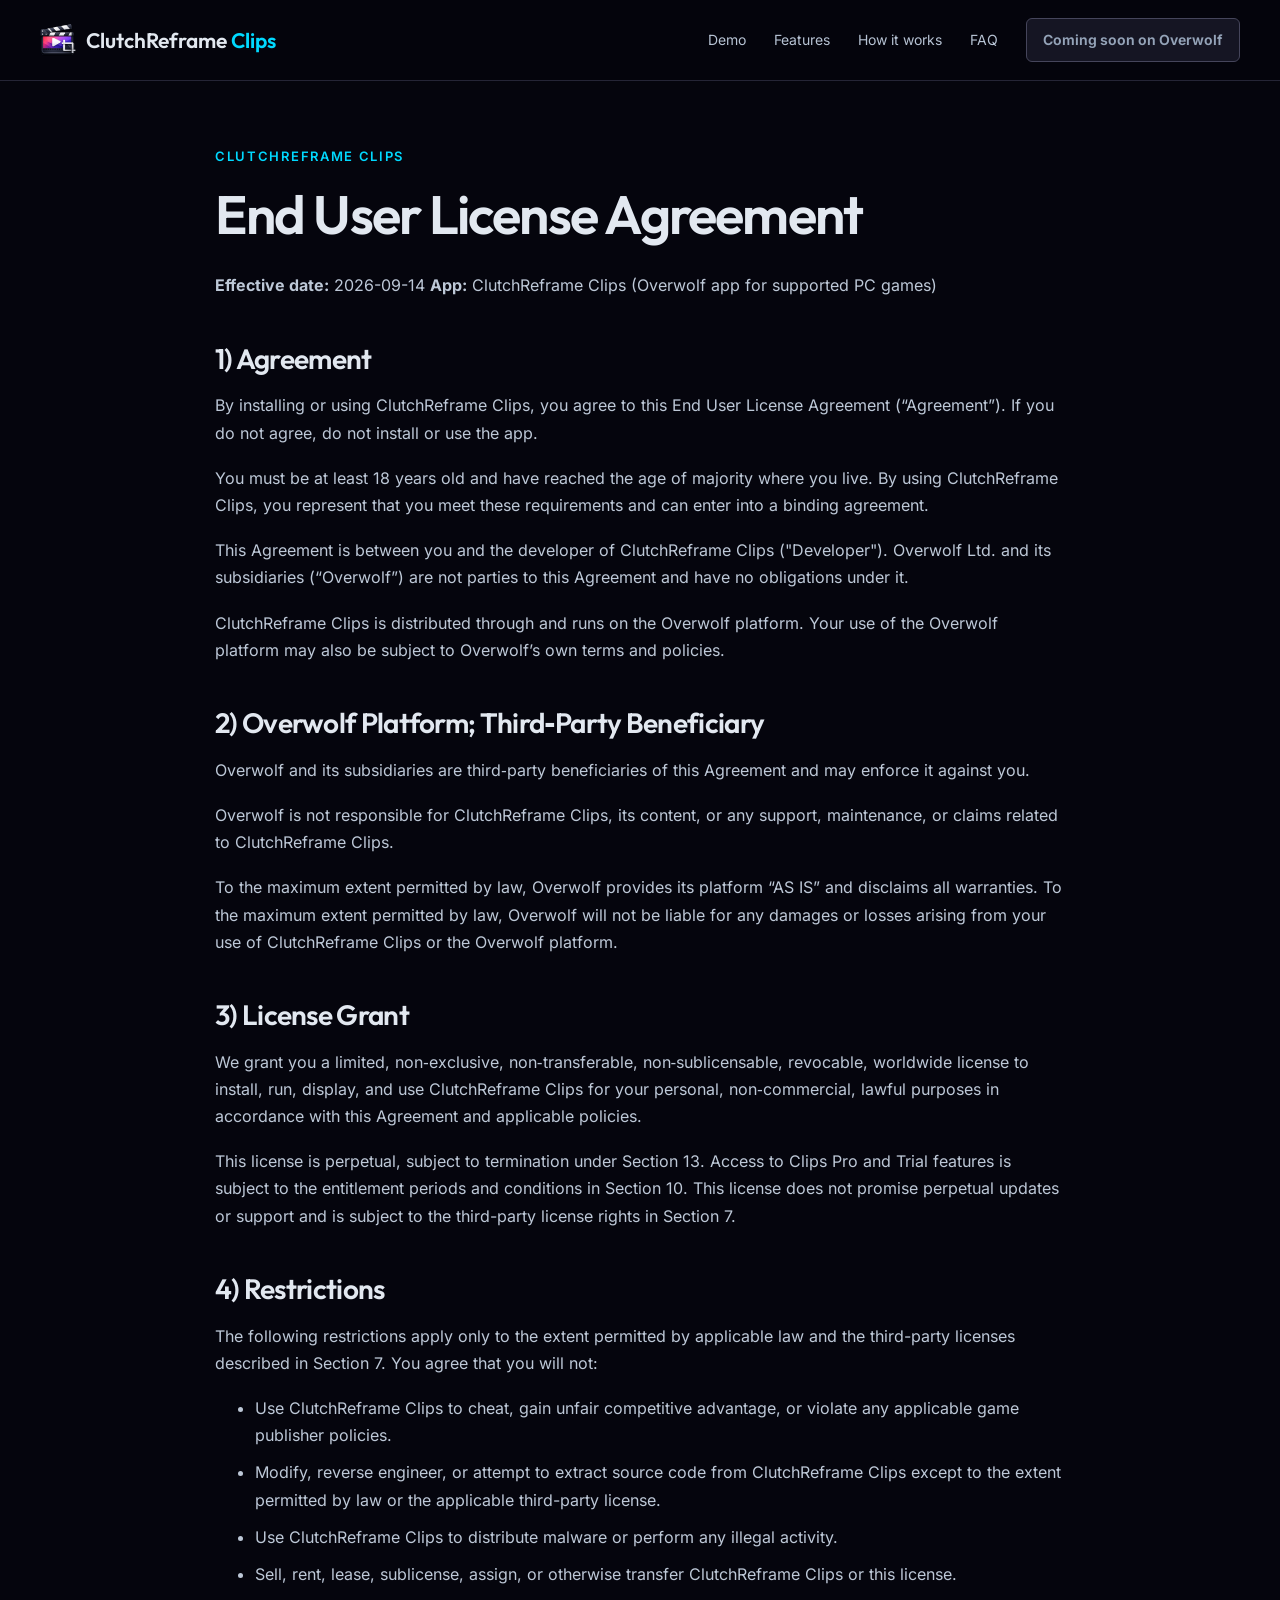
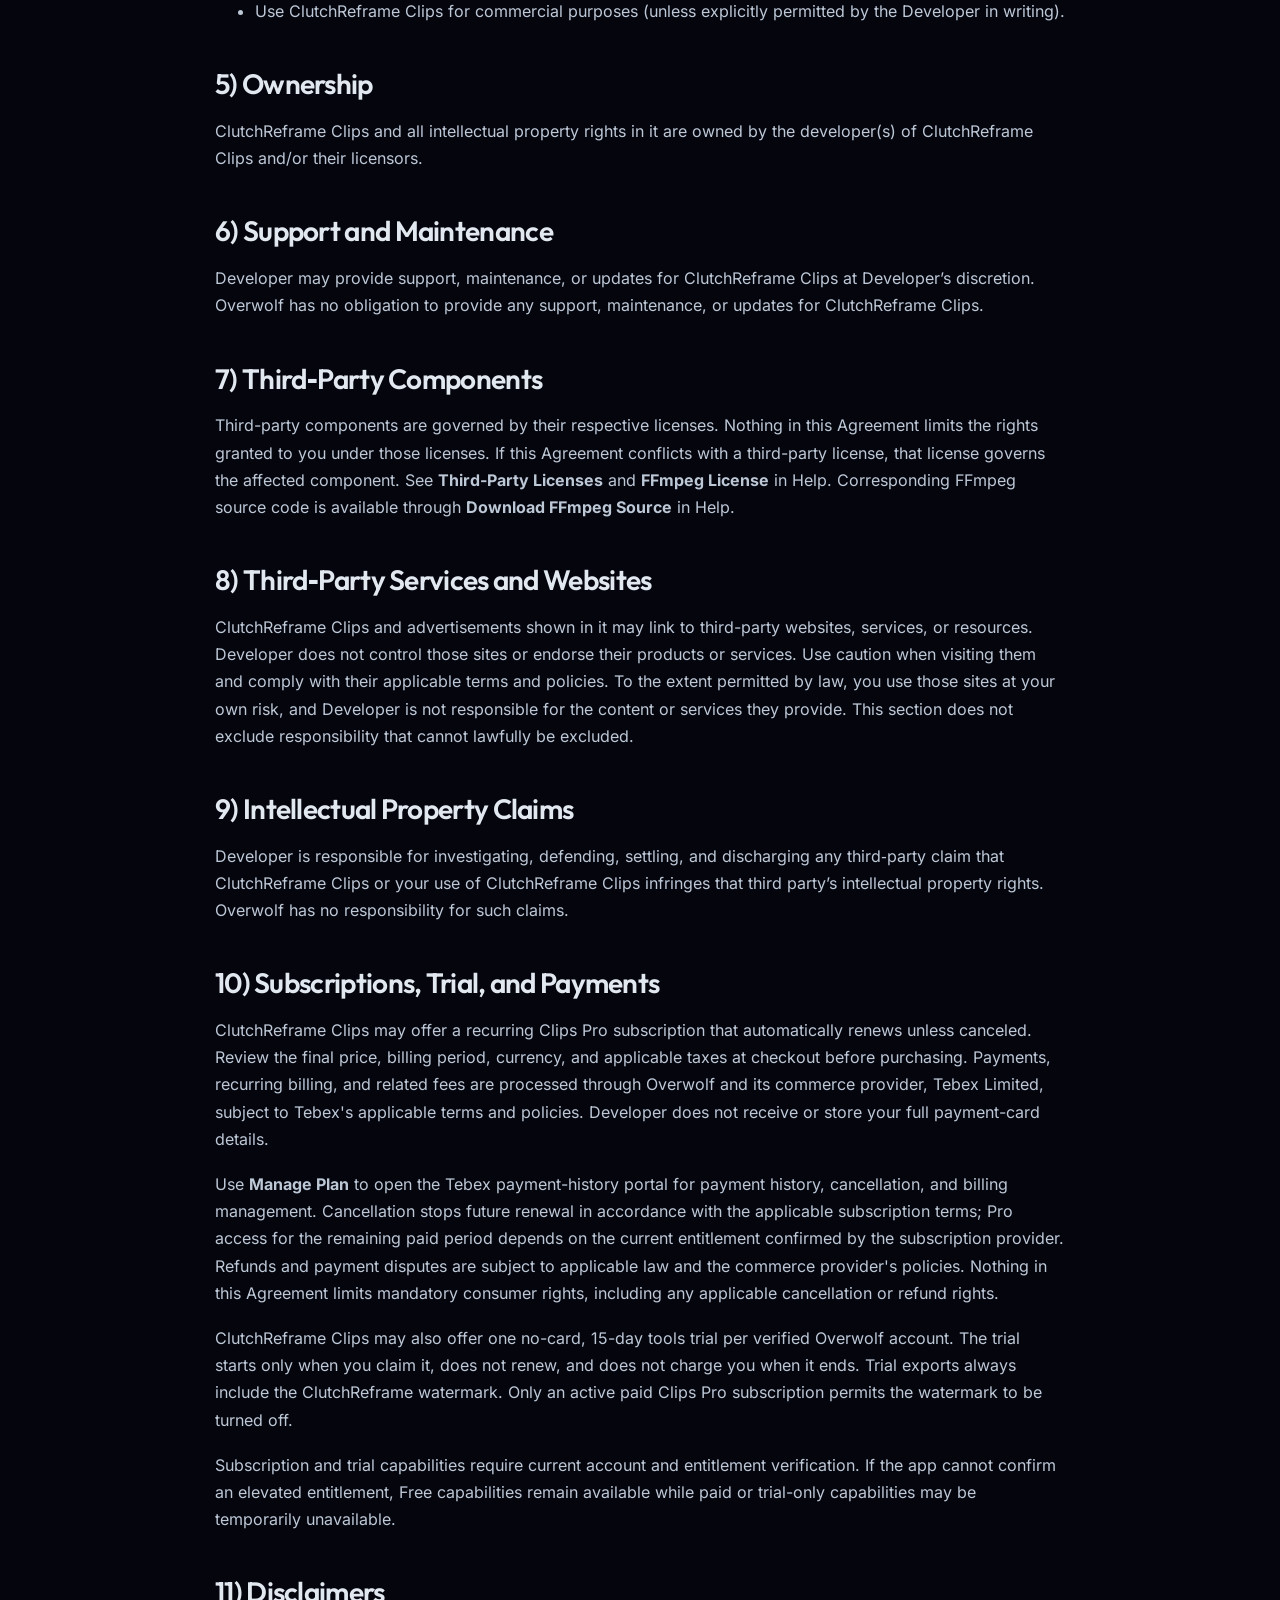
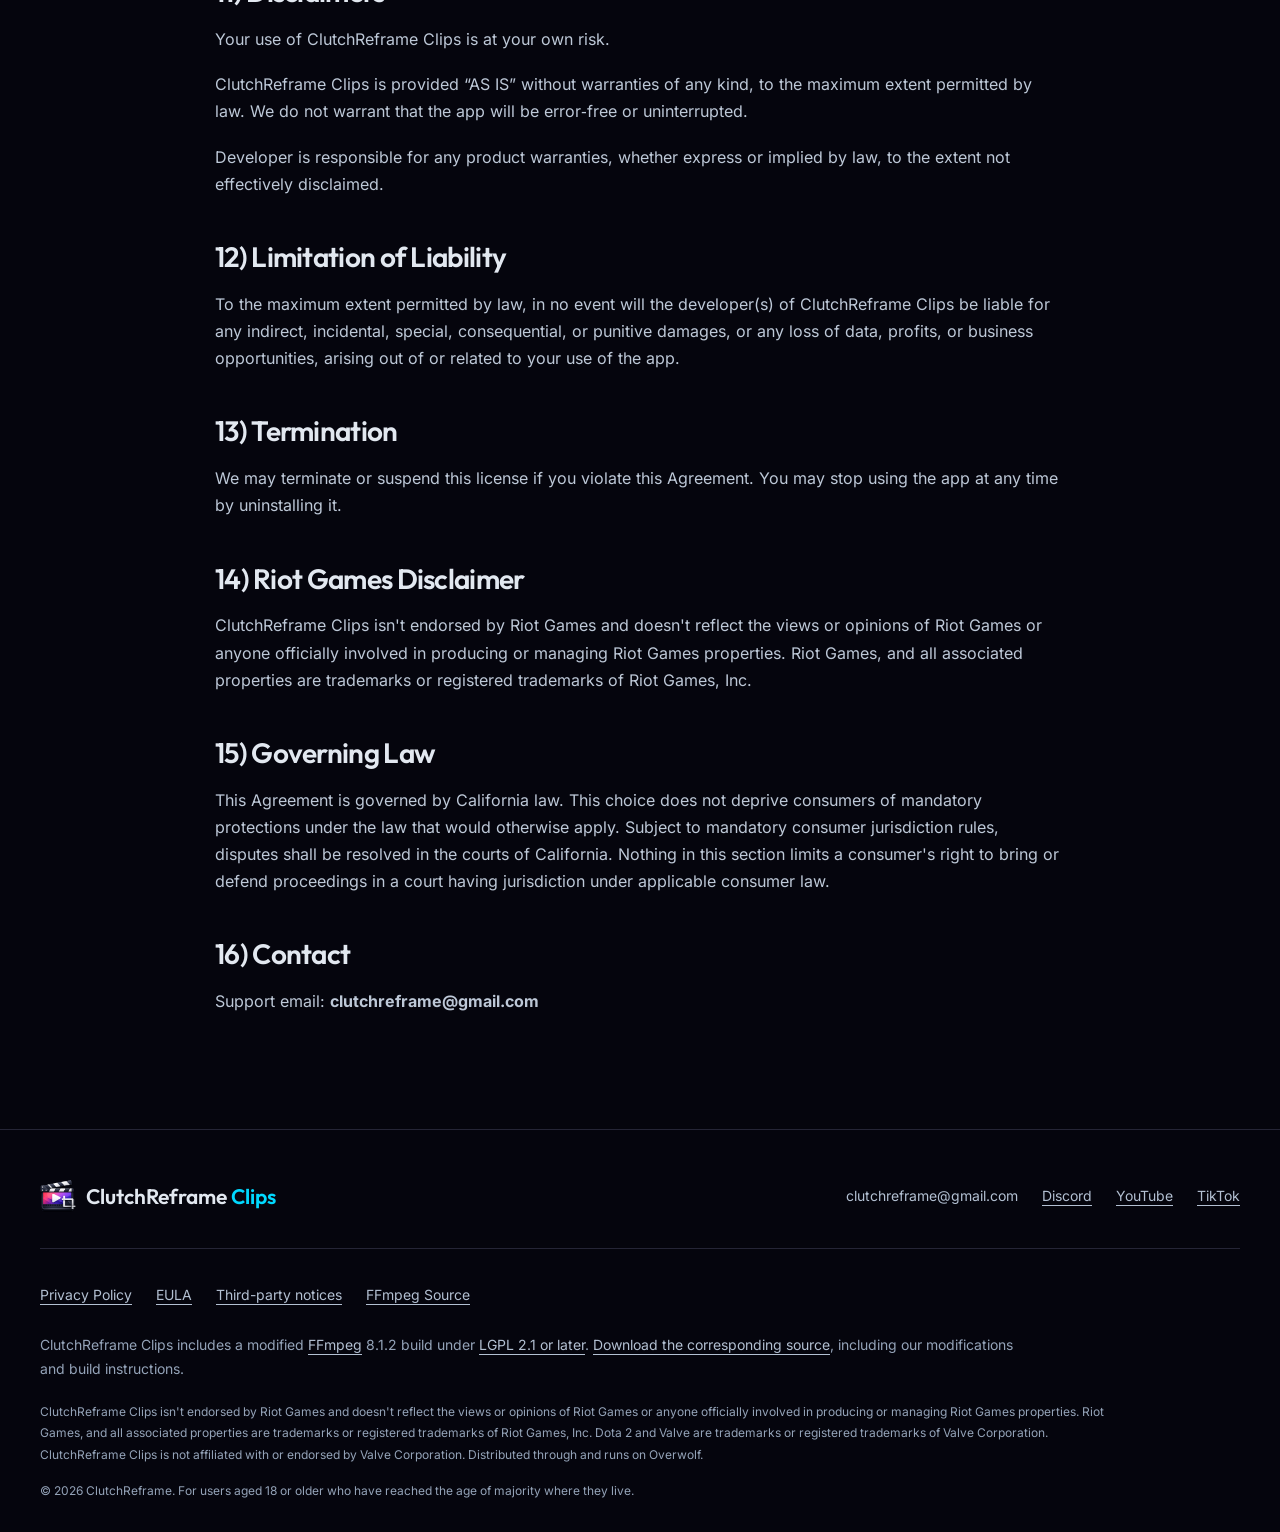
<file: site/terms.html>
<!DOCTYPE html>
<html lang="en">
<head>
    <meta charset="utf-8">
    <meta name="viewport" content="width=device-width, initial-scale=1">
    <meta name="description" content="The complete End User License Agreement for the ClutchReframe Clips app, including subscription, Trial and third-party license terms.">
    <meta name="theme-color" content="#05050d">
    <meta name="referrer" content="strict-origin-when-cross-origin">
    <title>EULA | ClutchReframe Clips</title>
    <link rel="canonical" href="https://getclips.clutchreframe.com/terms.html">
    <link rel="icon" type="image/png" sizes="32x32" href="assets/images/favicon.png">
    <meta property="og:type" content="website">
    <meta property="og:site_name" content="ClutchReframe Clips">
    <meta property="og:title" content="EULA | ClutchReframe Clips">
    <meta property="og:description" content="The complete End User License Agreement for the ClutchReframe Clips app, including subscription, Trial and third-party license terms.">
    <meta property="og:url" content="https://getclips.clutchreframe.com/terms.html">
    <meta property="og:image" content="https://getclips.clutchreframe.com/og-image.png">
    <meta property="og:image:width" content="1200">
    <meta property="og:image:height" content="630">
    <meta property="og:image:alt" content="ClutchReframe Clips with complete League of Legends and Dota 2 vertical gameplay examples">
    <meta name="twitter:card" content="summary_large_image">
    <meta name="twitter:title" content="EULA | ClutchReframe Clips">
    <meta name="twitter:description" content="The complete End User License Agreement for the ClutchReframe Clips app, including subscription, Trial and third-party license terms.">
    <meta name="twitter:image" content="https://getclips.clutchreframe.com/og-image.png">
    <meta name="twitter:image:alt" content="League of Legends and Dota 2 vertical clips made with ClutchReframe Clips">
    <link rel="stylesheet" href="assets/css/site.css">
    <script src="assets/js/site.js" defer></script>
</head>
<body>
    <a class="skip-link" href="#main">Skip to content</a>
    <header class="site-header">
        <div class="container header-inner">
            <a class="brand" href="index.html" aria-label="ClutchReframe Clips home"><img src="assets/images/brand.png" alt="" width="36" height="36"><span>ClutchReframe <span>Clips</span></span></a>
            <button class="menu-toggle" type="button" aria-expanded="false" aria-controls="site-nav" hidden>Menu</button>
            <nav class="site-nav" id="site-nav" aria-label="Main navigation">
                <a href="index.html#demo">Demo</a>
                <a href="index.html#features">Features</a>
                <a href="index.html#how-it-works">How it works</a>
                <a href="index.html#faq">FAQ</a>
                <button class="button button-small" type="button" disabled>Coming soon on Overwolf</button>
            </nav>
        </div>
    </header>
    <main class="container legal-main" id="main" tabindex="-1">
        <p class="eyebrow">ClutchReframe Clips</p>
        <h1>End User License Agreement</h1>
        <article id="app-eula" aria-label="App End User License Agreement">
<p><strong>Effective date:</strong> 2026-09-14
<strong>App:</strong> ClutchReframe Clips (Overwolf app for supported PC games)</p>
<h2>1) Agreement</h2>
<p>By installing or using ClutchReframe Clips, you agree to this End User License Agreement (“Agreement”).
If you do not agree, do not install or use the app.</p>
<p>You must be at least 18 years old and have reached the age of majority where you live. By using ClutchReframe Clips, you represent that you meet these requirements and can enter into a binding agreement.</p>
<p>This Agreement is between you and the developer of ClutchReframe Clips (&quot;Developer&quot;). Overwolf Ltd. and its subsidiaries (“Overwolf”) are not parties to this Agreement and have no obligations under it.</p>
<p>ClutchReframe Clips is distributed through and runs on the Overwolf platform. Your use of the Overwolf platform may also be subject to Overwolf’s own terms and policies.</p>
<h2>2) Overwolf Platform; Third‑Party Beneficiary</h2>
<p>Overwolf and its subsidiaries are third‑party beneficiaries of this Agreement and may enforce it against you.</p>
<p>Overwolf is not responsible for ClutchReframe Clips, its content, or any support, maintenance, or claims related to ClutchReframe Clips.</p>
<p>To the maximum extent permitted by law, Overwolf provides its platform “AS IS” and disclaims all warranties. To the maximum extent permitted by law, Overwolf will not be liable for any damages or losses arising from your use of ClutchReframe Clips or the Overwolf platform.</p>
<h2>3) License Grant</h2>
<p>We grant you a limited, non‑exclusive, non‑transferable, non‑sublicensable, revocable, worldwide license to install, run, display, and use ClutchReframe Clips for your personal, non‑commercial, lawful purposes in accordance with this Agreement and applicable policies.</p>
<p>This license is perpetual, subject to termination under Section 13. Access to Clips Pro and Trial features is subject to the entitlement periods and conditions in Section 10. This license does not promise perpetual updates or support and is subject to the third-party license rights in Section 7.</p>
<h2>4) Restrictions</h2>
<p>The following restrictions apply only to the extent permitted by applicable law and the third-party licenses described in Section 7. You agree that you will not:</p>
<ul>
<li>Use ClutchReframe Clips to cheat, gain unfair competitive advantage, or violate any applicable game publisher policies.</li>
<li>Modify, reverse engineer, or attempt to extract source code from ClutchReframe Clips except to the extent permitted by law or the applicable third-party license.</li>
<li>Use ClutchReframe Clips to distribute malware or perform any illegal activity.</li>
<li>Sell, rent, lease, sublicense, assign, or otherwise transfer ClutchReframe Clips or this license.</li>
<li>Use ClutchReframe Clips for commercial purposes (unless explicitly permitted by the Developer in writing).</li>
</ul>
<h2>5) Ownership</h2>
<p>ClutchReframe Clips and all intellectual property rights in it are owned by the developer(s) of ClutchReframe Clips and/or their licensors.</p>
<h2>6) Support and Maintenance</h2>
<p>Developer may provide support, maintenance, or updates for ClutchReframe Clips at Developer’s discretion. Overwolf has no obligation to provide any support, maintenance, or updates for ClutchReframe Clips.</p>
<h2>7) Third‑Party Components</h2>
<p>Third-party components are governed by their respective licenses. Nothing in this Agreement limits the rights granted to you under those licenses. If this Agreement conflicts with a third-party license, that license governs the affected component. See <strong>Third-Party Licenses</strong> and <strong>FFmpeg License</strong> in Help. Corresponding FFmpeg source code is available through <strong>Download FFmpeg Source</strong> in Help.</p>
<h2>8) Third‑Party Services and Websites</h2>
<p>ClutchReframe Clips and advertisements shown in it may link to third-party websites, services, or resources. Developer does not control those sites or endorse their products or services. Use caution when visiting them and comply with their applicable terms and policies. To the extent permitted by law, you use those sites at your own risk, and Developer is not responsible for the content or services they provide. This section does not exclude responsibility that cannot lawfully be excluded.</p>
<h2>9) Intellectual Property Claims</h2>
<p>Developer is responsible for investigating, defending, settling, and discharging any third‑party claim that ClutchReframe Clips or your use of ClutchReframe Clips infringes that third party’s intellectual property rights. Overwolf has no responsibility for such claims.</p>
<h2>10) Subscriptions, Trial, and Payments</h2>
<p>ClutchReframe Clips may offer a recurring Clips Pro subscription that automatically renews unless canceled. Review the final price, billing period, currency, and applicable taxes at checkout before purchasing. Payments, recurring billing, and related fees are processed through Overwolf and its commerce provider, Tebex Limited, subject to Tebex's applicable terms and policies. Developer does not receive or store your full payment-card details.</p>
<p>Use <strong>Manage Plan</strong> to open the Tebex payment-history portal for payment history, cancellation, and billing management. Cancellation stops future renewal in accordance with the applicable subscription terms; Pro access for the remaining paid period depends on the current entitlement confirmed by the subscription provider. Refunds and payment disputes are subject to applicable law and the commerce provider's policies. Nothing in this Agreement limits mandatory consumer rights, including any applicable cancellation or refund rights.</p>
<p>ClutchReframe Clips may also offer one no-card, 15-day tools trial per verified Overwolf account. The trial starts only when you claim it, does not renew, and does not charge you when it ends. Trial exports always include the ClutchReframe watermark. Only an active paid Clips Pro subscription permits the watermark to be turned off.</p>
<p>Subscription and trial capabilities require current account and entitlement verification. If the app cannot confirm an elevated entitlement, Free capabilities remain available while paid or trial-only capabilities may be temporarily unavailable.</p>
<h2>11) Disclaimers</h2>
<p>Your use of ClutchReframe Clips is at your own risk.</p>
<p>ClutchReframe Clips is provided “AS IS” without warranties of any kind, to the maximum extent permitted by law.
We do not warrant that the app will be error‑free or uninterrupted.</p>
<p>Developer is responsible for any product warranties, whether express or implied by law, to the extent not effectively disclaimed.</p>
<h2>12) Limitation of Liability</h2>
<p>To the maximum extent permitted by law, in no event will the developer(s) of ClutchReframe Clips be liable for any indirect, incidental, special, consequential, or punitive damages, or any loss of data, profits, or business opportunities, arising out of or related to your use of the app.</p>
<h2>13) Termination</h2>
<p>We may terminate or suspend this license if you violate this Agreement. You may stop using the app at any time by uninstalling it.</p>
<h2>14) Riot Games Disclaimer</h2>
<p>ClutchReframe Clips isn't endorsed by Riot Games and doesn't reflect the views or opinions of Riot Games or anyone officially involved in producing or managing Riot Games properties. Riot Games, and all associated properties are trademarks or registered trademarks of Riot Games, Inc.</p>
<h2>15) Governing Law</h2>
<p>This Agreement is governed by California law. This choice does not deprive consumers of mandatory protections under the law that would otherwise apply. Subject to mandatory consumer jurisdiction rules, disputes shall be resolved in the courts of California. Nothing in this section limits a consumer's right to bring or defend proceedings in a court having jurisdiction under applicable consumer law.</p>
<h2>16) Contact</h2>
<p>Support email: <strong><span class="email-address">clutchreframe@gmail.com</span></strong></p>
        </article>
    </main>
    <footer class="site-footer">
        <div class="container">
            <div class="footer-top">
                <a class="brand" href="index.html" aria-label="ClutchReframe Clips home"><img src="assets/images/brand.png" alt="" width="36" height="36"><span>ClutchReframe <span>Clips</span></span></a>
                <nav class="social-links" aria-label="Contact and community">
                    <span class="email-address">clutchreframe@gmail.com</span>
                    <a href="https://discord.gg/cDSdQzXx8B">Discord</a>
                    <a href="https://www.youtube.com/@ClutchReframe">YouTube</a>
                    <a href="https://www.tiktok.com/@clutchreframe">TikTok</a>
                </nav>
            </div>
            <div class="footer-bottom">
                <nav class="legal-links" aria-label="Legal and source code">
                    <a href="privacy.html">Privacy Policy</a>
                    <a href="terms.html">EULA</a>
                    <a href="third-party-notices.html">Third-party notices</a>
                    <a href="https://github.com/ClutchReframe/clutchreframe-clips-ffmpeg-sources/releases/download/ffmpeg-8.1.2-r1/clutchreframe-clips-ffmpeg-8.1.2-r1-source.tar.xz">FFmpeg Source</a>
                </nav>
                <p class="ffmpeg-notice">ClutchReframe Clips includes a modified <a href="https://ffmpeg.org/">FFmpeg</a> 8.1.2 build under <a href="licenses/ffmpeg-lgpl-2.1.txt">LGPL 2.1 or later</a>. <a href="https://github.com/ClutchReframe/clutchreframe-clips-ffmpeg-sources/releases/download/ffmpeg-8.1.2-r1/clutchreframe-clips-ffmpeg-8.1.2-r1-source.tar.xz">Download the corresponding source</a>, including our modifications and build instructions.</p>
                <p class="trademarks">ClutchReframe Clips isn't endorsed by Riot Games and doesn't reflect the views or opinions of Riot Games or anyone officially involved in producing or managing Riot Games properties. Riot Games, and all associated properties are trademarks or registered trademarks of Riot Games, Inc. Dota 2 and Valve are trademarks or registered trademarks of Valve Corporation. ClutchReframe Clips is not affiliated with or endorsed by Valve Corporation. Distributed through and runs on Overwolf.</p>
                <p class="copyright">© 2026 ClutchReframe. For users aged 18 or older who have reached the age of majority where they live.</p>
            </div>
        </div>
    </footer>
</body>
</html>
</file>
<file: site/assets/css/site.css>
@font-face {
    font-family: Inter;
    src: url('../fonts/inter-latin.woff2') format('woff2');
    font-style: normal;
    font-weight: 100 900;
    font-display: swap;
}

@font-face {
    font-family: Outfit;
    src: url('../fonts/outfit-latin.woff2') format('woff2');
    font-style: normal;
    font-weight: 100 900;
    font-display: swap;
}

:root {
    color-scheme: dark;
    --bg: #05050d;
    --surface: #0d0d19;
    --cyan: #00d9ff;
    --purple: #7c3aed;
    --text: #e2e8f0;
    --secondary: #94a3b8;
    --line: #252536;
}

*, *::before, *::after { box-sizing: border-box; }
html { scroll-padding-top: 100px; }
body { margin: 0; background: var(--bg); color: var(--text); font: 400 16px/1.7 Inter, system-ui, sans-serif; }
button, a { -webkit-tap-highlight-color: transparent; }
button { font: inherit; }
a { color: var(--cyan); text-underline-offset: 4px; }
a:hover { text-decoration-thickness: 2px; }
button, summary { cursor: pointer; }
button { color: inherit; }
img { display: block; max-width: 100%; height: auto; }
figure, h1, h2, h3, p { margin: 0; }
h1, h2, h3 { font-family: Outfit, system-ui, sans-serif; font-weight: 600; line-height: 1.1; }
h1 { font-size: clamp(40px, 4.8vw, 70px); letter-spacing: -0.035em; }
h2 { font-size: clamp(32px, 3.3vw, 46px); letter-spacing: -0.025em; }
h3 { font-size: 24px; letter-spacing: -0.015em; }
::selection { background: var(--cyan); color: var(--bg); }
:focus-visible { outline: 3px solid var(--cyan); outline-offset: 5px; }
[hidden] { display: none !important; }
.sr-only { position: absolute; width: 1px; height: 1px; padding: 0; margin: -1px; overflow: hidden; clip-path: inset(50%); white-space: nowrap; border: 0; }
[id] { scroll-margin-top: 100px; }
.container { width: min(1200px, calc(100% - 64px)); margin-inline: auto; }
.section { padding-block: 96px; }
.eyebrow { color: var(--cyan); font-size: 13px; font-weight: 600; letter-spacing: 0.13em; text-transform: uppercase; }
.muted, .caption { color: var(--secondary); }
.email-address { overflow-wrap: anywhere; }
.caption { font-size: 14px; line-height: 1.65; }
.skip-link { position: fixed; z-index: 10; top: 12px; left: 12px; transform: translateY(-180%); background: var(--cyan); color: var(--bg); padding: 12px 20px; border-radius: 4px; }
.skip-link:focus { transform: none; }
.site-header { z-index: 5; background: rgba(5, 5, 13, 0.96); border-bottom: 1px solid var(--line); }
.js .site-header { position: sticky; top: 0; }
.header-inner { min-height: 80px; display: flex; align-items: center; justify-content: space-between; gap: 24px; }
.brand { display: inline-flex; align-items: center; gap: 10px; color: var(--text); font-family: Outfit, system-ui, sans-serif; font-size: 21px; font-weight: 600; line-height: 1.15; text-decoration: none; flex-shrink: 0; }
.brand img { width: 36px; height: 36px; }
.brand span span { color: var(--cyan); }
.site-nav { display: flex; align-items: center; gap: 28px; }
.site-nav > a:not(.button) { color: #b7c3d4; font-size: 14px; text-decoration: none; padding-block: 12px; }
.site-nav > a:hover { color: white; }
.button { display: inline-flex; min-height: 50px; justify-content: center; align-items: center; gap: 12px; padding: 12px 22px; border: 1px solid var(--cyan); border-radius: 6px; background: var(--cyan); color: var(--bg); font-size: 15px; font-weight: 650; line-height: 1.4; text-align: center; text-decoration: none; transition: background 150ms, border-color 150ms; }
.button:hover { background: #68e9ff; border-color: #68e9ff; color: var(--bg); }
.button-secondary { background: transparent; color: var(--text); border-color: #45455b; }
.button-secondary:hover { background: #151523; border-color: #8292ab; color: white; }
.button:disabled { background: #151523; border-color: #45455b; color: var(--secondary); cursor: default; }
.button-small { min-height: 44px; padding: 10px 16px; font-size: 14px; }
.button svg { width: 18px; height: 18px; flex-shrink: 0; }
.menu-toggle { display: none; min-width: 56px; min-height: 44px; border: 1px solid #45455b; border-radius: 5px; background: transparent; font-size: 14px; }
.hero { position: relative; padding-block: 64px 80px; background: radial-gradient(ellipse at 80% 32%, #10233180, transparent 48%), radial-gradient(ellipse at 56% 86%, #38167345, transparent 42%); }
.hero-grid { display: grid; grid-template-columns: 1.02fr 1fr; gap: 64px; align-items: center; }
.game-tag { display: inline-block; color: #bcefff; font-size: 13px; line-height: 1.6; border: 1px solid #184558; border-radius: 4px; padding: 6px 11px; margin-bottom: 24px; background: #0a1a24; }
.hero h1 span { color: var(--cyan); }
.hero-copy > p { margin-top: 24px; max-width: 520px; font-size: 17px; color: #b7c3d4; }
.hero-actions { display: flex; gap: 12px; flex-wrap: wrap; margin-top: 30px; }
.platform { color: var(--secondary); font-size: 13px; margin-top: 14px; }
.hero-notes { display: flex; flex-wrap: wrap; gap: 10px 22px; margin-top: 30px; font-size: 13px; color: #bcc9da; }
.hero-notes span::before { content: '✓'; margin-right: 8px; color: var(--cyan); }
.hero-examples { min-width: 0; }
.game-frames { display: grid; grid-template-columns: 1fr 1fr; gap: 20px; }
.game-frame { min-width: 0; }
.game-frame figcaption { margin-bottom: 12px; color: #d9e5f3; font: 500 16px/1.4 Outfit, system-ui, sans-serif; }
.game-frame figcaption::before { content: ''; display: inline-block; width: 16px; height: 2px; background: var(--cyan); vertical-align: middle; margin-right: 9px; }
.game-frame:last-child figcaption::before { background: #ae8aff; }
.game-frame img { width: 100%; border: 1px solid #2c4654; border-radius: 6px; background: black; object-fit: contain; box-shadow: 0 18px 55px #0007; }
.game-frame:last-child img { border-color: #483562; }
.hero-examples > .caption { margin-top: 16px; max-width: 500px; }
.demo-section { border-top: 1px solid var(--line); background: linear-gradient(180deg, #0c0c17, var(--bg)); }
.section-heading { margin-bottom: 32px; }
.section-heading .eyebrow, .feature-copy .eyebrow { margin-bottom: 16px; }
.demo-heading { display: flex; justify-content: space-between; align-items: end; gap: 24px; }
.demo-heading > p { max-width: 315px; font-size: 15px; color: var(--secondary); }
.demo-content { max-width: 960px; margin-inline: auto; }
.demo-tabs { display: flex; flex-wrap: wrap; gap: 8px; margin-bottom: 20px; }
.demo-tabs button { min-height: 46px; padding: 10px 20px; border: 1px solid #383849; border-radius: 5px; background: transparent; color: #b7c3d4; font-size: 14px; }
.demo-tabs button[aria-selected='true'] { background: #0b2c39; border-color: #268299; color: #a9efff; }
.video-stage { position: relative; width: 100%; aspect-ratio: 16/9; min-height: 202px; overflow: hidden; border: 1px solid #343447; border-radius: 8px; background: #0c0c17; }
.video-stage > img { width: 100%; height: 100%; object-fit: contain; }
.video-stage iframe { display: block; position: absolute; inset: 0; border: 0; width: 100%; height: 100%; }
.video-play { position: absolute; inset: 0; display: grid; place-content: center; gap: 14px; justify-items: center; width: 100%; border: 0; background: #05050d35; }
.play-icon { display: grid; place-items: center; width: 76px; height: 76px; border-radius: 50%; background: var(--cyan); color: var(--bg); box-shadow: 0 6px 40px #000b; transition: background 150ms; }
.play-icon svg { width: 28px; height: 28px; margin-left: 4px; }
.play-label { padding: 7px 15px; color: white; background: #05050df2; border: 1px solid #434359; border-radius: 4px; font-size: 14px; }
.video-play:hover .play-icon { background: #a5f2ff; }
.video-play:focus-visible { outline-offset: -6px; }
.demo-meta { display: flex; justify-content: space-between; gap: 16px; margin-top: 14px; font-size: 14px; }
.demo-meta p { color: var(--secondary); }
.demo-meta a { flex-shrink: 0; }
.video-privacy { margin-top: 12px; font-size: 14px; color: var(--secondary); }
.video-privacy a { color: #b8c5d7; }
.features-section { padding-bottom: 72px; }
.feature-row { display: grid; grid-template-columns: 0.8fr 1.2fr; gap: 64px; align-items: center; }
.feature-row + .feature-row { margin-top: 80px; grid-template-columns: 1.2fr 0.8fr; }
.feature-row + .feature-row .feature-copy { order: 2; }
.feature-copy > p:not(.eyebrow) { margin-top: 22px; color: #acbbcd; }
.feature-figure img { border: 1px solid var(--line); border-radius: 7px; }
.feature-figure figcaption { margin-top: 12px; }
.local-note { display: flex; align-items: flex-start; gap: 18px; border-block: 1px solid var(--line); padding: 28px 0; margin-top: 64px; }
.local-note svg { width: 26px; height: 26px; flex-shrink: 0; color: var(--cyan); margin-top: 5px; }
.local-note p { max-width: 910px; color: var(--secondary); font-size: 15px; }
.local-note strong { color: var(--text); }
.workflow-section { padding-top: 32px; }
.workflow-grid { display: grid; grid-template-columns: 0.76fr 1.24fr; gap: 64px; align-items: center; }
.steps { list-style: none; margin: 0; padding: 0; counter-reset: steps; }
.steps li { position: relative; padding-left: 54px; counter-increment: steps; }
.steps li::before { content: '0' counter(steps); position: absolute; left: 0; top: 0; color: var(--cyan); font: 500 19px/1.3 Outfit, system-ui, sans-serif; }
.steps li + li { margin-top: 30px; padding-top: 28px; border-top: 1px solid var(--line); }
.steps li + li::before { top: 28px; }
.steps h3 { font-size: 22px; }
.steps p { color: #acbbcd; font-size: 15px; margin-top: 10px; }
.workflow-image img { border: 1px solid #373747; border-radius: 7px; }
.workflow-image figcaption { margin-top: 12px; }
.faq-section { border-top: 1px solid var(--line); background: #090912; }
.faq-grid { display: grid; grid-template-columns: 0.7fr 1.3fr; gap: 80px; align-items: start; }
.faq-intro > p { margin-top: 20px; color: var(--secondary); }
.faq-list { border-top: 1px solid #363645; }
.faq-list details { border-bottom: 1px solid #363645; }
.faq-list summary { padding: 21px 36px 21px 0; position: relative; font-size: 16px; font-weight: 550; list-style: none; }
.faq-list summary::-webkit-details-marker { display: none; }
.faq-list summary::after { content: '+'; position: absolute; right: 4px; top: 17px; font-size: 23px; color: var(--cyan); font-weight: 400; }
.faq-list details[open] summary::after { content: '−'; }
.faq-list details p { padding: 0 28px 23px 0; color: #acbbcd; font-size: 15px; }
.closing { text-align: center; background: radial-gradient(ellipse at 50% 100%, #25205b70, transparent 68%); }
.closing h2 { max-width: 650px; margin: 0 auto 26px; font-size: clamp(36px, 4vw, 54px); }
.site-footer { border-top: 1px solid var(--line); padding-block: 44px 30px; }
.footer-top { display: flex; justify-content: space-between; align-items: center; gap: 30px; padding-bottom: 30px; }
.social-links, .legal-links { display: flex; flex-wrap: wrap; gap: 8px 24px; }
.social-links a, .social-links .email-address, .legal-links a { color: #b3c0d2; font-size: 14px; padding-block: 10px; }
.footer-bottom { padding-top: 24px; border-top: 1px solid var(--line); }
.ffmpeg-notice { max-width: 980px; margin: 16px 0 20px; font-size: 14px; color: var(--secondary); }
.ffmpeg-notice a { color: #b3c0d2; }
.trademarks { max-width: 1070px; color: var(--secondary); font-size: 12px; line-height: 1.8; }
.copyright { color: var(--secondary); font-size: 12px; margin-top: 16px; }
.legal-main { max-width: 850px; padding-block: 64px 96px; }
.legal-main h1 { font-size: clamp(36px, 5vw, 54px); margin-bottom: 28px; }
.legal-main h2 { font-size: 28px; margin-block: 44px 18px; }
.legal-main h3 { font-size: 23px; margin-block: 30px 14px; }
.legal-main h4 { font-size: 18px; margin-block: 24px 12px; }
.legal-main p, .legal-main ul { margin-bottom: 18px; color: #bdc8d7; }
.legal-main li { margin-bottom: 10px; }
.legal-main a { overflow-wrap: anywhere; }
.legal-main .eyebrow { color: var(--cyan); margin-bottom: 18px; }
.legal-jump { padding: 18px 22px; border-left: 2px solid var(--cyan); background: var(--surface); }
.legal-jump a { display: inline-block; padding-block: 8px; }
.app-policy { border-top: 1px solid #414154; margin-top: 44px; }
.notices-main { overflow-wrap: anywhere; }
.notices-main table { width: 100%; border-collapse: collapse; margin-block: 24px; font-size: 14px; }
.notices-main th, .notices-main td { padding: 12px 10px; border: 1px solid var(--line); text-align: left; vertical-align: top; }
.notices-main th:nth-child(2), .notices-main td:nth-child(2) { white-space: nowrap; }
.notices-main th { background: var(--surface); }
.notices-main pre { margin-block: 18px 32px; padding: 20px; border: 1px solid var(--line); border-radius: 6px; background: var(--surface); white-space: pre-wrap; font-size: 14px; line-height: 1.7; }
.notices-main code { font-family: Consolas, 'Liberation Mono', monospace; }

@media (max-width: 1100px) {
    .hero-grid, .feature-row, .feature-row + .feature-row, .workflow-grid { gap: 36px; }
    .site-nav { gap: 18px; }
    .faq-grid { gap: 44px; }
    .brand { font-size: 19px; }
}

@media (max-width: 1023px) {
    .hero-grid { grid-template-columns: 1fr; gap: 44px; }
    .hero-copy { max-width: 640px; }
    .hero h1 { font-size: clamp(42px, 7.5vw, 64px); }
    .hero-examples { width: min(560px, 100%); margin-inline: auto; }
    .feature-row, .feature-row + .feature-row, .workflow-grid { grid-template-columns: 1fr; }
    .feature-row + .feature-row .feature-copy { order: 0; }
    .feature-copy { max-width: 640px; }
    .workflow-image { max-width: 760px; }
    .steps { display: grid; grid-template-columns: repeat(3, 1fr); gap: 24px; }
    .steps li { padding: 38px 0 0; }
    .steps li + li { margin: 0; padding-top: 38px; border: 0; }
    .steps li + li::before { top: 0; }
    .faq-grid { grid-template-columns: 1fr; gap: 28px; }
    .footer-top { align-items: flex-start; }
}

@media (max-width: 767px) {
    .container { width: calc(100% - 40px); }
    .section { padding-block: 64px; }
    .header-inner { min-height: 72px; flex-wrap: wrap; gap: 0 12px; padding-block: 12px; }
    .brand { font-size: 18px; gap: 7px; }
    .brand img { width: 30px; height: 30px; }
    .site-nav { flex-basis: 100%; flex-wrap: wrap; gap: 8px 20px; padding: 20px 0 8px; }
    .js .menu-toggle { display: inline-flex; align-items: center; justify-content: center; }
    .js .site-nav { display: none; }
    .js .site-nav.is-open { display: flex; }
    .js .site-nav > a, .js .site-nav > .button { width: 100%; }
    .js .site-nav { max-height: calc(100dvh - 88px); overflow-y: auto; }
    .hero { padding-block: 44px 56px; }
    .hero h1 { font-size: clamp(38px, 8.5vw, 52px); }
    .hero-copy > p { font-size: 16px; }
    .hero-actions { gap: 10px; margin-top: 26px; }
    .hero-notes { margin-top: 24px; gap: 8px 18px; }
    .game-frames { gap: 12px; }
    .game-frame figcaption { font-size: 14px; min-height: 40px; display: flex; align-items: center; }
    .game-frame figcaption::before { flex-shrink: 0; width: 10px; margin-right: 6px; }
    .hero-examples > .caption { margin-top: 16px; }
    .demo-heading { display: block; }
    .demo-heading > p { margin-top: 18px; max-width: none; }
    .demo-tabs { gap: 8px; }
    .demo-tabs button { padding-inline: 12px; font-size: 13px; }
    .demo-meta { flex-direction: column; gap: 5px; }
    .demo-meta a { align-self: flex-start; padding-block: 6px; }
    .play-icon { width: 58px; height: 58px; }
    .play-icon svg { width: 22px; height: 22px; }
    .feature-row, .feature-row + .feature-row { gap: 28px; }
    .feature-row + .feature-row { margin-top: 64px; }
    .local-note { margin-top: 44px; gap: 14px; }
    .workflow-section { padding-top: 0; }
    .steps { display: block; }
    .steps li { padding: 0 0 0 48px; }
    .steps li + li { margin-top: 26px; padding: 24px 0 0 48px; border-top: 1px solid var(--line); }
    .steps li + li::before { top: 24px; }
    .footer-top { flex-direction: column; gap: 20px; }
    .social-links, .legal-links { gap: 4px 20px; }
    .legal-main { padding-block: 44px 64px; }
    .legal-main ul { padding-left: 24px; }
}

@media (max-width: 360px) {
    .container { width: calc(100% - 32px); }
    .brand { font-size: 16px; }
    .brand img { width: 26px; height: 26px; }
    .hero-actions .button { width: 100%; }
    .game-tag { font-size: 12px; }
}

@media (prefers-reduced-motion: reduce) {
    *, *::before, *::after { transition: none !important; scroll-behavior: auto !important; }
}
</file>
